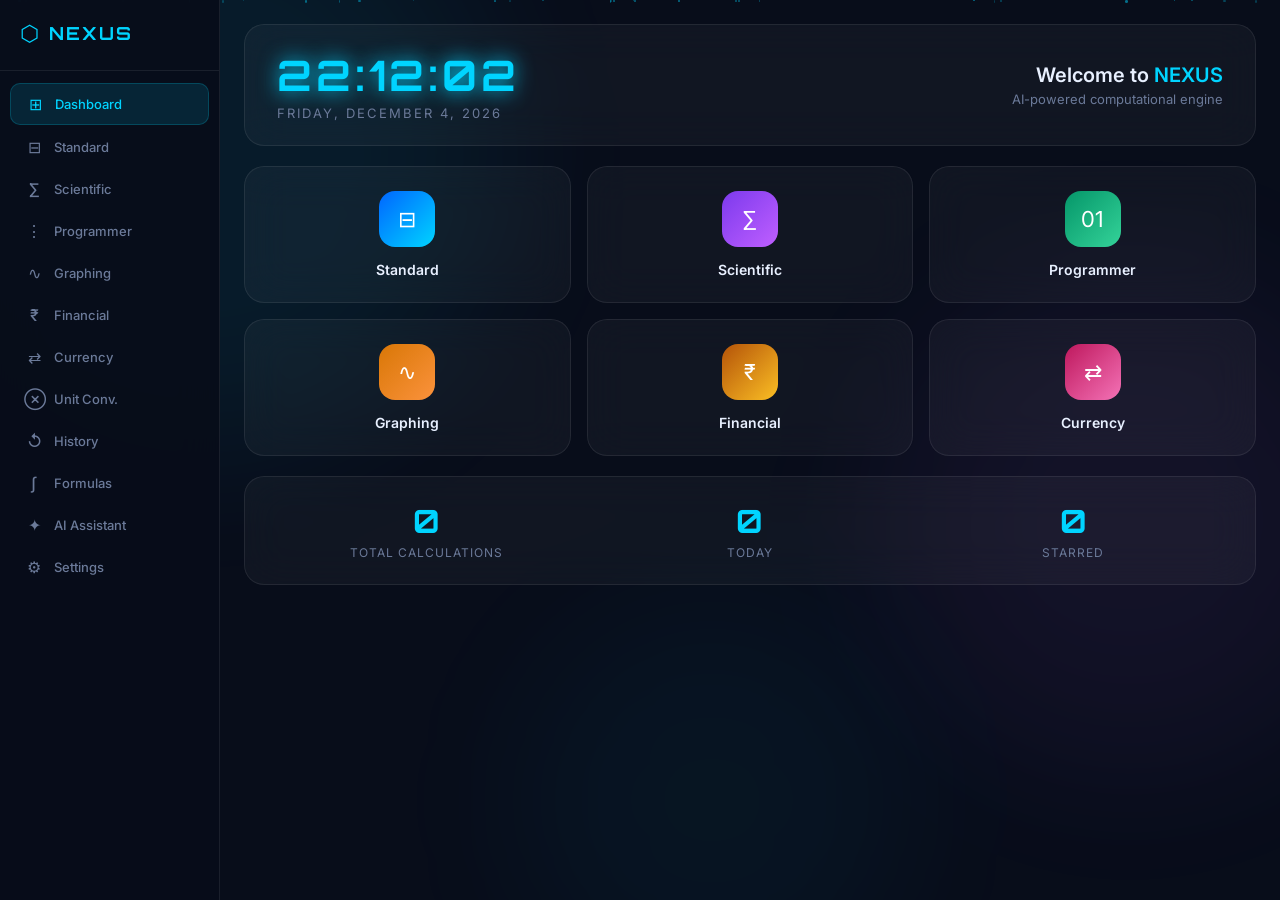
<file: 5. AI-Powered Calculator/index.html>
<!DOCTYPE html>
<html lang="en" data-theme="dark">

<head>
    <meta charset="UTF-8" />
    <meta name="viewport" content="width=device-width, initial-scale=1.0" />
    <title>NEXUS — AI Calculator</title>
    <meta name="description" content="World-class futuristic AI-powered calculator" />
    <link rel="preconnect" href="https://fonts.googleapis.com" />
    <link rel="preconnect" href="https://fonts.gstatic.com" crossorigin />
    <link
        href="https://fonts.googleapis.com/css2?family=Orbitron:wght@400;700;900&family=Inter:wght@300;400;500;600;700&family=JetBrains+Mono:wght@400;600;700&display=swap"
        rel="stylesheet" />
    <link rel="stylesheet" href="style.css" />
</head>

<body>
    <!-- Aurora Background -->
    <div id="aurora">
        <div class="blob b1"></div>
        <div class="blob b2"></div>
        <div class="blob b3"></div>
        <div class="particles" id="particles"></div>
    </div>

    <!-- Mouse Glow -->
    <div id="mouse-glow"></div>

    <!-- App Shell -->
    <div id="app">

        <!-- Sidebar -->
        <nav id="sidebar">
            <div class="sidebar-logo">
                <span class="logo-icon">⬡</span>
                <span class="logo-text">NEXUS</span>
            </div>
            <ul class="nav-list">
                <li class="nav-item active" data-page="dashboard">
                    <span class="nav-icon">⊞</span><span class="nav-label">Dashboard</span>
                </li>
                <li class="nav-item" data-page="standard">
                    <span class="nav-icon">⊟</span><span class="nav-label">Standard</span>
                </li>
                <li class="nav-item" data-page="scientific">
                    <span class="nav-icon">∑</span><span class="nav-label">Scientific</span>
                </li>
                <li class="nav-item" data-page="programmer">
                    <span class="nav-icon">⋮</span><span class="nav-label">Programmer</span>
                </li>
                <li class="nav-item" data-page="graphing">
                    <span class="nav-icon">∿</span><span class="nav-label">Graphing</span>
                </li>
                <li class="nav-item" data-page="financial">
                    <span class="nav-icon">₹</span><span class="nav-label">Financial</span>
                </li>
                <li class="nav-item" data-page="currency">
                    <span class="nav-icon">⇄</span><span class="nav-label">Currency</span>
                </li>
                <li class="nav-item" data-page="unit">
                    <span class="nav-icon">⊗</span><span class="nav-label">Unit Conv.</span>
                </li>
                <li class="nav-item" data-page="history">
                    <span class="nav-icon">↺</span><span class="nav-label">History</span>
                </li>
                <li class="nav-item" data-page="formulas">
                    <span class="nav-icon">∫</span><span class="nav-label">Formulas</span>
                </li>
                <li class="nav-item" data-page="ai">
                    <span class="nav-icon">✦</span><span class="nav-label">AI Assistant</span>
                </li>
                <li class="nav-item" data-page="settings">
                    <span class="nav-icon">⚙</span><span class="nav-label">Settings</span>
                </li>
            </ul>
        </nav>

        <!-- Main Content -->
        <main id="content">

            <!-- ── DASHBOARD ──────────────────────────────── -->
            <section id="page-dashboard" class="page active">
                <div class="page-header glass">
                    <div>
                        <h1 id="clock" class="clock">00:00:00</h1>
                        <p id="date-display" class="date-text"></p>
                    </div>
                    <div style="text-align:right">
                        <div class="welcome-text">Welcome to <span class="text-primary">NEXUS</span></div>
                        <div class="welcome-sub">AI-powered computational engine</div>
                    </div>
                </div>
                <div class="dash-grid">
                    <div class="dash-tile glass" data-goto="standard">
                        <div class="tile-icon" style="background:var(--grad-cyan)">⊟</div>
                        <div class="tile-label">Standard</div>
                    </div>
                    <div class="dash-tile glass" data-goto="scientific">
                        <div class="tile-icon" style="background:var(--grad-purple)">∑</div>
                        <div class="tile-label">Scientific</div>
                    </div>
                    <div class="dash-tile glass" data-goto="programmer">
                        <div class="tile-icon" style="background:var(--grad-green)">01</div>
                        <div class="tile-label">Programmer</div>
                    </div>
                    <div class="dash-tile glass" data-goto="graphing">
                        <div class="tile-icon" style="background:var(--grad-orange)">∿</div>
                        <div class="tile-label">Graphing</div>
                    </div>
                    <div class="dash-tile glass" data-goto="financial">
                        <div class="tile-icon" style="background:var(--grad-yellow)">₹</div>
                        <div class="tile-label">Financial</div>
                    </div>
                    <div class="dash-tile glass" data-goto="currency">
                        <div class="tile-icon" style="background:var(--grad-pink)">⇄</div>
                        <div class="tile-label">Currency</div>
                    </div>
                </div>
                <div class="glass dash-stats">
                    <div class="stat-item">
                        <div class="stat-val" id="stat-total">0</div>
                        <div class="stat-lbl">Total Calculations</div>
                    </div>
                    <div class="stat-item">
                        <div class="stat-val" id="stat-today">0</div>
                        <div class="stat-lbl">Today</div>
                    </div>
                    <div class="stat-item">
                        <div class="stat-val" id="stat-starred">0</div>
                        <div class="stat-lbl">Starred</div>
                    </div>
                </div>
            </section>

            <!-- ── STANDARD CALCULATOR ──────────────────── -->
            <section id="page-standard" class="page">
                <div class="calc-wrapper">
                    <div class="glass calc-card">
                        <div class="calc-display">
                            <div class="calc-expr" id="std-expr"></div>
                            <div class="calc-result" id="std-result">0</div>
                        </div>
                        <div class="calc-grid std-grid">
                            <button class="cbtn span2 fn-btn" data-action="clear">C</button>
                            <button class="cbtn fn-btn" data-action="sign">±</button>
                            <button class="cbtn op-btn" data-action="op" data-val="%">%</button>
                            <button class="cbtn fn-btn" data-action="backspace">⌫</button>
                            <button class="cbtn fn-btn" data-action="sqrt">√</button>
                            <button class="cbtn fn-btn" data-action="sq">x²</button>
                            <button class="cbtn fn-btn" data-action="inv">1/x</button>
                            <button class="cbtn op-btn" data-action="op" data-val="÷">÷</button>
                            <button class="cbtn num-btn" data-action="num" data-val="7">7</button>
                            <button class="cbtn num-btn" data-action="num" data-val="8">8</button>
                            <button class="cbtn num-btn" data-action="num" data-val="9">9</button>
                            <button class="cbtn op-btn" data-action="op" data-val="×">×</button>
                            <button class="cbtn num-btn" data-action="num" data-val="4">4</button>
                            <button class="cbtn num-btn" data-action="num" data-val="5">5</button>
                            <button class="cbtn num-btn" data-action="num" data-val="6">6</button>
                            <button class="cbtn op-btn" data-action="op" data-val="−">−</button>
                            <button class="cbtn num-btn" data-action="num" data-val="1">1</button>
                            <button class="cbtn num-btn" data-action="num" data-val="2">2</button>
                            <button class="cbtn num-btn" data-action="num" data-val="3">3</button>
                            <button class="cbtn op-btn" data-action="op" data-val="+">+</button>
                            <button class="cbtn num-btn" data-action="num" data-val="0">0</button>
                            <button class="cbtn num-btn" data-action="dot">.</button>
                            <button class="cbtn mem-btn" data-action="mem" data-val="MC">MC</button>
                            <button class="cbtn eq-btn span-none" data-action="equals">=</button>
                        </div>
                        <div class="mem-row">
                            <button class="mbtn" data-action="mem" data-val="MS">MS</button>
                            <button class="mbtn" data-action="mem" data-val="MR">MR</button>
                            <button class="mbtn" data-action="mem" data-val="M+">M+</button>
                            <button class="mbtn" data-action="mem" data-val="M-">M−</button>
                            <div class="mem-indicator" id="mem-indicator">M: <span id="mem-val">0</span></div>
                        </div>
                    </div>
                </div>
            </section>

            <!-- ── SCIENTIFIC CALCULATOR ──────────────────── -->
            <section id="page-scientific" class="page">
                <div class="calc-wrapper wide">
                    <div class="glass calc-card">
                        <div class="calc-display">
                            <div class="calc-expr" id="sci-expr"></div>
                            <div class="calc-result" id="sci-result">0</div>
                        </div>
                        <div class="deg-rad-toggle">
                            <button class="deg-btn active" id="deg-btn" onclick="setSciMode('deg')">DEG</button>
                            <button class="deg-btn" id="rad-btn" onclick="setSciMode('rad')">RAD</button>
                        </div>
                        <div class="calc-grid sci-grid">
                            <button class="cbtn fn-btn" data-sci="sin(">sin</button>
                            <button class="cbtn fn-btn" data-sci="cos(">cos</button>
                            <button class="cbtn fn-btn" data-sci="tan(">tan</button>
                            <button class="cbtn fn-btn" data-sci="asin(">sin⁻¹</button>
                            <button class="cbtn fn-btn" data-sci="acos(">cos⁻¹</button>
                            <button class="cbtn fn-btn" data-sci="atan(">tan⁻¹</button>
                            <button class="cbtn fn-btn" data-sci="log(">log</button>
                            <button class="cbtn fn-btn" data-sci="ln(">ln</button>
                            <button class="cbtn fn-btn" data-sci="sqrt(">√</button>
                            <button class="cbtn fn-btn" data-sci="cbrt(">∛</button>
                            <button class="cbtn fn-btn" data-sci="abs(">|x|</button>
                            <button class="cbtn fn-btn" data-sci="fact(">n!</button>
                            <button class="cbtn fn-btn" data-sci="PI">π</button>
                            <button class="cbtn fn-btn" data-sci="E">e</button>
                            <button class="cbtn fn-btn" data-sci="**2">x²</button>
                            <button class="cbtn fn-btn" data-sci="**3">x³</button>
                            <button class="cbtn fn-btn" data-sci="**(">xⁿ</button>
                            <button class="cbtn fn-btn" data-sci="(">( )</button>
                            <button class="cbtn fn-btn" data-sci="sinh(">sinh</button>
                            <button class="cbtn fn-btn" data-sci="cosh(">cosh</button>
                            <button class="cbtn fn-btn" data-sci="tanh(">tanh</button>
                            <button class="cbtn fn-btn sci-clear" data-action="sci-clear">C</button>
                            <button class="cbtn fn-btn" data-action="sci-back">⌫</button>
                            <button class="cbtn op-btn" data-sci="/">÷</button>
                            <button class="cbtn num-btn" data-sci="7">7</button>
                            <button class="cbtn num-btn" data-sci="8">8</button>
                            <button class="cbtn num-btn" data-sci="9">9</button>
                            <button class="cbtn op-btn" data-sci="*">×</button>
                            <button class="cbtn num-btn" data-sci="4">4</button>
                            <button class="cbtn num-btn" data-sci="5">5</button>
                            <button class="cbtn num-btn" data-sci="6">6</button>
                            <button class="cbtn op-btn" data-sci="-">−</button>
                            <button class="cbtn num-btn" data-sci="1">1</button>
                            <button class="cbtn num-btn" data-sci="2">2</button>
                            <button class="cbtn num-btn" data-sci="3">3</button>
                            <button class="cbtn op-btn" data-sci="+">+</button>
                            <button class="cbtn num-btn" data-sci="0">0</button>
                            <button class="cbtn num-btn" data-sci=".">.</button>
                            <button class="cbtn fn-btn" data-sci=")">)</button>
                            <button class="cbtn eq-btn" id="sci-eq">= </button>
                        </div>
                    </div>
                </div>
            </section>

            <!-- ── PROGRAMMER CALCULATOR ──────────────────── -->
            <section id="page-programmer" class="page">
                <div class="prog-wrapper glass">
                    <div class="prog-bases">
                        <div class="base-row"><span class="base-label">HEX</span><span class="base-val"
                                id="prog-hex">0</span></div>
                        <div class="base-row active"><span class="base-label">DEC</span><span class="base-val"
                                id="prog-dec">0</span></div>
                        <div class="base-row"><span class="base-label">OCT</span><span class="base-val"
                                id="prog-oct">0</span></div>
                        <div class="base-row"><span class="base-label">BIN</span><span class="base-val"
                                id="prog-bin">0</span></div>
                    </div>
                    <div class="prog-mode-row">
                        <button class="mode-btn active" data-base="10">DEC</button>
                        <button class="mode-btn" data-base="16">HEX</button>
                        <button class="mode-btn" data-base="8">OCT</button>
                        <button class="mode-btn" data-base="2">BIN</button>
                    </div>
                    <div class="calc-grid prog-grid">
                        <button class="cbtn fn-btn" data-prog="AND">AND</button>
                        <button class="cbtn fn-btn" data-prog="OR">OR</button>
                        <button class="cbtn fn-btn" data-prog="XOR">XOR</button>
                        <button class="cbtn fn-btn" data-prog="NOT">NOT</button>
                        <button class="cbtn fn-btn" data-prog="NAND">NAND</button>
                        <button class="cbtn fn-btn" data-prog="NOR">NOR</button>
                        <button class="cbtn fn-btn" data-prog="LSH">LSH</button>
                        <button class="cbtn fn-btn" data-prog="RSH">RSH</button>
                        <button class="cbtn hex-btn" data-prog="A">A</button>
                        <button class="cbtn hex-btn" data-prog="B">B</button>
                        <button class="cbtn hex-btn" data-prog="C">C</button>
                        <button class="cbtn fn-btn" data-action="prog-clear">C</button>
                        <button class="cbtn hex-btn" data-prog="D">D</button>
                        <button class="cbtn hex-btn" data-prog="E">E</button>
                        <button class="cbtn hex-btn" data-prog="F">F</button>
                        <button class="cbtn fn-btn" data-action="prog-back">⌫</button>
                        <button class="cbtn num-btn" data-prog="7">7</button>
                        <button class="cbtn num-btn" data-prog="8">8</button>
                        <button class="cbtn num-btn" data-prog="9">9</button>
                        <button class="cbtn op-btn" data-prog="/">÷</button>
                        <button class="cbtn num-btn" data-prog="4">4</button>
                        <button class="cbtn num-btn" data-prog="5">5</button>
                        <button class="cbtn num-btn" data-prog="6">6</button>
                        <button class="cbtn op-btn" data-prog="*">×</button>
                        <button class="cbtn num-btn" data-prog="1">1</button>
                        <button class="cbtn num-btn" data-prog="2">2</button>
                        <button class="cbtn num-btn" data-prog="3">3</button>
                        <button class="cbtn op-btn" data-prog="-">−</button>
                        <button class="cbtn num-btn" data-prog="0">0</button>
                        <button class="cbtn op-btn" data-prog="+">+</button>
                        <button class="cbtn eq-btn span2" data-action="prog-eq">=</button>
                    </div>
                </div>
            </section>

            <!-- ── GRAPHING CALCULATOR ──────────────────── -->
            <section id="page-graphing" class="page">
                <div class="graph-wrapper">
                    <div class="glass graph-controls">
                        <div class="eq-inputs" id="eq-inputs">
                            <div class="eq-row">
                                <span class="eq-color" style="background:#00d4ff"></span>
                                <span class="eq-prefix">f(x) =</span>
                                <input type="text" class="eq-input" id="eq1" placeholder="e.g. x^2 - 3"
                                    value="x^2 - 3" />
                            </div>
                            <div class="eq-row">
                                <span class="eq-color" style="background:#bf5fff"></span>
                                <span class="eq-prefix">g(x) =</span>
                                <input type="text" class="eq-input" id="eq2" placeholder="e.g. sin(x)*5" />
                            </div>
                            <div class="eq-row">
                                <span class="eq-color" style="background:#ff6b35"></span>
                                <span class="eq-prefix">h(x) =</span>
                                <input type="text" class="eq-input" id="eq3" placeholder="e.g. 2*x + 1" />
                            </div>
                        </div>
                        <div class="graph-btns">
                            <button class="gbtn" onclick="plotGraph()">Plot</button>
                            <button class="gbtn" onclick="resetGraph()">Reset</button>
                            <button class="gbtn" onclick="zoomGraph(1.2)">+</button>
                            <button class="gbtn" onclick="zoomGraph(0.8)">−</button>
                        </div>
                    </div>
                    <div class="graph-canvas-wrap glass">
                        <canvas id="graph-canvas"></canvas>
                        <div id="graph-coords" class="graph-coords"></div>
                    </div>
                </div>
            </section>

            <!-- ── FINANCIAL CALCULATORS ──────────────────── -->
            <section id="page-financial" class="page">
                <div class="fin-tabs glass">
                    <button class="ftab active" data-tab="emi">EMI</button>
                    <button class="ftab" data-tab="sip">SIP / SWP</button>
                    <button class="ftab" data-tab="gst">GST</button>
                    <button class="ftab" data-tab="compound">Compound Interest</button>
                </div>

                <!-- EMI -->
                <div id="fin-emi" class="fin-panel glass active">
                    <h2 class="fin-title" style="color:var(--yellow)">EMI Calculator</h2>
                    <div class="fin-grid">
                        <div class="fin-inputs">
                            <div class="fin-field">
                                <label>Loan Amount (₹)</label>
                                <input type="number" id="emi-p" value="1000000" class="fin-input" oninput="calcEMI()" />
                            </div>
                            <div class="fin-field">
                                <label>Annual Interest Rate (%)</label>
                                <input type="number" id="emi-r" value="8" step="0.1" class="fin-input"
                                    oninput="calcEMI()" />
                            </div>
                            <div class="fin-field">
                                <label>Loan Tenure (Years)</label>
                                <input type="number" id="emi-t" value="5" class="fin-input" oninput="calcEMI()" />
                            </div>
                        </div>
                        <div class="fin-results">
                            <div class="fin-result-main">
                                <div class="fin-result-label">Monthly EMI</div>
                                <div class="fin-result-val yellow" id="emi-result">₹0</div>
                            </div>
                            <div class="fin-result-grid">
                                <div class="fin-stat">
                                    <div class="fin-stat-l">Principal</div>
                                    <div class="fin-stat-v" id="emi-principal">₹0</div>
                                </div>
                                <div class="fin-stat">
                                    <div class="fin-stat-l">Total Interest</div>
                                    <div class="fin-stat-v" id="emi-interest">₹0</div>
                                </div>
                                <div class="fin-stat">
                                    <div class="fin-stat-l">Total Payment</div>
                                    <div class="fin-stat-v" id="emi-total">₹0</div>
                                </div>
                                <div class="fin-stat">
                                    <div class="fin-stat-l">Tenure</div>
                                    <div class="fin-stat-v" id="emi-tenure">0 months</div>
                                </div>
                            </div>
                        </div>
                    </div>
                    <div class="amort-table-wrap">
                        <h3 class="amort-title">Amortization (First 12 Months)</h3>
                        <table class="amort-table">
                            <thead>
                                <tr>
                                    <th>Month</th>
                                    <th>EMI</th>
                                    <th>Principal</th>
                                    <th>Interest</th>
                                    <th>Balance</th>
                                </tr>
                            </thead>
                            <tbody id="emi-amort"></tbody>
                        </table>
                    </div>
                </div>

                <!-- SIP -->
                <div id="fin-sip" class="fin-panel glass">
                    <h2 class="fin-title" style="color:var(--green)">SIP / SWP Calculator</h2>
                    <div class="sip-mode">
                        <button class="sip-mode-btn active" onclick="setSIPMode('sip',this)">SIP</button>
                        <button class="sip-mode-btn" onclick="setSIPMode('swp',this)">SWP</button>
                    </div>
                    <div id="sip-panel" class="fin-grid">
                        <div class="fin-inputs">
                            <div class="fin-field"><label>Monthly Investment (₹)</label><input type="number" id="sip-m"
                                    value="10000" class="fin-input" oninput="calcSIP()" /></div>
                            <div class="fin-field"><label>Expected Annual Return (%)</label><input type="number"
                                    id="sip-r" value="12" step="0.5" class="fin-input" oninput="calcSIP()" /></div>
                            <div class="fin-field"><label>Investment Period (Years)</label><input type="number"
                                    id="sip-y" value="10" class="fin-input" oninput="calcSIP()" /></div>
                        </div>
                        <div class="fin-results">
                            <div class="fin-result-main">
                                <div class="fin-result-label">Maturity Amount</div>
                                <div class="fin-result-val green" id="sip-result">₹0</div>
                            </div>
                            <div class="fin-result-grid">
                                <div class="fin-stat">
                                    <div class="fin-stat-l">Total Invested</div>
                                    <div class="fin-stat-v" id="sip-invested">₹0</div>
                                </div>
                                <div class="fin-stat">
                                    <div class="fin-stat-l">Estimated Gains</div>
                                    <div class="fin-stat-v" id="sip-gains">₹0</div>
                                </div>
                                <div class="fin-stat">
                                    <div class="fin-stat-l">Return %</div>
                                    <div class="fin-stat-v" id="sip-pct">0%</div>
                                </div>
                                <div class="fin-stat">
                                    <div class="fin-stat-l">Duration</div>
                                    <div class="fin-stat-v" id="sip-dur">0 months</div>
                                </div>
                            </div>
                        </div>
                    </div>
                    <div id="swp-panel" class="fin-grid" style="display:none">
                        <div class="fin-inputs">
                            <div class="fin-field"><label>Monthly Withdrawal (₹)</label><input type="number" id="swp-w"
                                    value="20000" class="fin-input" oninput="calcSWP()" /></div>
                            <div class="fin-field"><label>Expected Annual Return (%)</label><input type="number"
                                    id="swp-r" value="10" step="0.5" class="fin-input" oninput="calcSWP()" /></div>
                            <div class="fin-field"><label>Withdrawal Period (Years)</label><input type="number"
                                    id="swp-y" value="20" class="fin-input" oninput="calcSWP()" /></div>
                        </div>
                        <div class="fin-results">
                            <div class="fin-result-main">
                                <div class="fin-result-label">Required Corpus</div>
                                <div class="fin-result-val green" id="swp-result">₹0</div>
                            </div>
                            <div class="fin-result-grid">
                                <div class="fin-stat">
                                    <div class="fin-stat-l">Monthly Withdrawal</div>
                                    <div class="fin-stat-v" id="swp-monthly">₹0</div>
                                </div>
                                <div class="fin-stat">
                                    <div class="fin-stat-l">Total Withdrawn</div>
                                    <div class="fin-stat-v" id="swp-total">₹0</div>
                                </div>
                            </div>
                        </div>
                    </div>
                </div>

                <!-- GST -->
                <div id="fin-gst" class="fin-panel glass">
                    <h2 class="fin-title" style="color:var(--blue)">GST Calculator</h2>
                    <div class="gst-mode">
                        <button class="gst-mode-btn active" onclick="setGSTMode('excl',this)">GST Exclusive</button>
                        <button class="gst-mode-btn" onclick="setGSTMode('incl',this)">GST Inclusive</button>
                    </div>
                    <div class="fin-grid">
                        <div class="fin-inputs">
                            <div class="fin-field"><label id="gst-amount-lbl">Amount Before GST (₹)</label><input
                                    type="number" id="gst-amt" value="10000" class="fin-input" oninput="calcGST()" />
                            </div>
                            <div class="fin-field">
                                <label>GST Rate</label>
                                <div class="gst-rates">
                                    <button class="gst-rate-btn" onclick="setGSTRate(5,this)">5%</button>
                                    <button class="gst-rate-btn" onclick="setGSTRate(12,this)">12%</button>
                                    <button class="gst-rate-btn active" onclick="setGSTRate(18,this)">18%</button>
                                    <button class="gst-rate-btn" onclick="setGSTRate(28,this)">28%</button>
                                    <input type="number" id="gst-rate-custom" value="18"
                                        class="fin-input gst-custom-input" oninput="calcGST()" />
                                </div>
                            </div>
                        </div>
                        <div class="fin-results">
                            <div class="fin-result-main">
                                <div class="fin-result-label">Total Amount (with GST)</div>
                                <div class="fin-result-val blue" id="gst-total">₹0</div>
                            </div>
                            <div class="fin-result-grid">
                                <div class="fin-stat">
                                    <div class="fin-stat-l">Base Amount</div>
                                    <div class="fin-stat-v" id="gst-base">₹0</div>
                                </div>
                                <div class="fin-stat">
                                    <div class="fin-stat-l">GST Amount</div>
                                    <div class="fin-stat-v" id="gst-amt-result">₹0</div>
                                </div>
                                <div class="fin-stat">
                                    <div class="fin-stat-l">CGST</div>
                                    <div class="fin-stat-v" id="gst-cgst">₹0</div>
                                </div>
                                <div class="fin-stat">
                                    <div class="fin-stat-l">SGST</div>
                                    <div class="fin-stat-v" id="gst-sgst">₹0</div>
                                </div>
                            </div>
                        </div>
                    </div>
                </div>

                <!-- Compound Interest -->
                <div id="fin-compound" class="fin-panel glass">
                    <h2 class="fin-title" style="color:var(--purple)">Compound Interest Calculator</h2>
                    <div class="fin-grid">
                        <div class="fin-inputs">
                            <div class="fin-field"><label>Principal Amount (₹)</label><input type="number" id="ci-p"
                                    value="100000" class="fin-input" oninput="calcCI()" /></div>
                            <div class="fin-field"><label>Annual Rate (%)</label><input type="number" id="ci-r"
                                    value="10" step="0.5" class="fin-input" oninput="calcCI()" /></div>
                            <div class="fin-field"><label>Duration (Years)</label><input type="number" id="ci-t"
                                    value="10" class="fin-input" oninput="calcCI()" /></div>
                            <div class="fin-field">
                                <label>Compounding</label>
                                <select id="ci-n" class="fin-input" onchange="calcCI()">
                                    <option value="1">Annually</option>
                                    <option value="2">Semi-Annual</option>
                                    <option value="4">Quarterly</option>
                                    <option value="12" selected>Monthly</option>
                                    <option value="365">Daily</option>
                                </select>
                            </div>
                        </div>
                        <div class="fin-results">
                            <div class="fin-result-main">
                                <div class="fin-result-label">Future Value</div>
                                <div class="fin-result-val purple" id="ci-result">₹0</div>
                            </div>
                            <div class="fin-result-grid">
                                <div class="fin-stat">
                                    <div class="fin-stat-l">Principal</div>
                                    <div class="fin-stat-v" id="ci-principal">₹0</div>
                                </div>
                                <div class="fin-stat">
                                    <div class="fin-stat-l">Interest Earned</div>
                                    <div class="fin-stat-v" id="ci-interest">₹0</div>
                                </div>
                                <div class="fin-stat">
                                    <div class="fin-stat-l">Growth</div>
                                    <div class="fin-stat-v" id="ci-growth">0%</div>
                                </div>
                                <div class="fin-stat">
                                    <div class="fin-stat-l">Effective Rate</div>
                                    <div class="fin-stat-v" id="ci-eff-rate">0%</div>
                                </div>
                            </div>
                            <div class="ci-yearly" id="ci-yearly"></div>
                        </div>
                    </div>
                </div>
            </section>

            <!-- ── CURRENCY CONVERTER ──────────────────── -->
            <section id="page-currency" class="page">
                <div class="glass currency-card">
                    <h2 class="page-title">Currency Converter</h2>
                    <p class="currency-note">Indicative rates · Updated snapshot</p>
                    <div class="currency-row">
                        <div class="currency-side">
                            <input type="number" id="cur-from-val" value="1" class="cur-input"
                                oninput="convertCurrency()" />
                            <select id="cur-from" class="cur-select" onchange="convertCurrency()"></select>
                        </div>
                        <button class="swap-btn" onclick="swapCurrency()">⇄</button>
                        <div class="currency-side">
                            <input type="number" id="cur-to-val" class="cur-input" readonly />
                            <select id="cur-to" class="cur-select" onchange="convertCurrency()"></select>
                        </div>
                    </div>
                    <div class="cur-rate-display" id="cur-rate-display"></div>
                    <div class="cur-grid" id="cur-grid"></div>
                </div>
            </section>

            <!-- ── UNIT CONVERTER ──────────────────── -->
            <section id="page-unit" class="page">
                <div class="glass unit-card">
                    <h2 class="page-title">Unit Converter</h2>
                    <div class="unit-cats" id="unit-cats"></div>
                    <div class="unit-row">
                        <div class="unit-side">
                            <input type="number" id="unit-from-val" value="1" class="cur-input"
                                oninput="convertUnit()" />
                            <select id="unit-from" class="cur-select" onchange="convertUnit()"></select>
                        </div>
                        <button class="swap-btn" onclick="swapUnit()">⇄</button>
                        <div class="unit-side">
                            <input type="number" id="unit-to-val" class="cur-input" readonly />
                            <select id="unit-to" class="cur-select" onchange="convertUnit()"></select>
                        </div>
                    </div>
                    <div class="unit-result-text" id="unit-result-text"></div>
                </div>
            </section>

            <!-- ── HISTORY ──────────────────── -->
            <section id="page-history" class="page">
                <div class="glass hist-toolbar">
                    <div class="hist-search-wrap">
                        <span class="search-icon">⌕</span>
                        <input type="text" id="hist-search" placeholder="Search calculations..." class="hist-search"
                            oninput="renderHistory()" />
                    </div>
                    <div class="hist-filters" id="hist-filters">
                        <button class="hfilt active" data-filter="all" onclick="setHistFilter('all',this)">All</button>
                        <button class="hfilt" data-filter="starred"
                            onclick="setHistFilter('starred',this)">Starred</button>
                        <button class="hfilt" data-filter="standard"
                            onclick="setHistFilter('standard',this)">Standard</button>
                        <button class="hfilt" data-filter="scientific"
                            onclick="setHistFilter('scientific',this)">Scientific</button>
                    </div>
                    <div class="hist-actions">
                        <button class="hbtn" onclick="exportHistoryCSV()">Export CSV</button>
                        <button class="hbtn danger" onclick="clearHistory()">Clear All</button>
                    </div>
                </div>
                <div class="glass hist-list-wrap">
                    <div id="hist-list" class="hist-list"></div>
                </div>
            </section>

            <!-- ── FORMULA LIBRARY ──────────────────── -->
            <section id="page-formulas" class="page">
                <div class="glass formula-toolbar">
                    <div class="hist-search-wrap">
                        <span class="search-icon">⌕</span>
                        <input type="text" id="formula-search" placeholder="Search formulas..." class="hist-search"
                            oninput="renderFormulas()" />
                    </div>
                    <div class="hist-filters" id="formula-cats"></div>
                </div>
                <div class="formula-count" id="formula-count"></div>
                <div id="formula-grid" class="formula-grid"></div>
            </section>

            <!-- ── AI ASSISTANT ──────────────────── -->
            <section id="page-ai" class="page">
                <div class="glass ai-wrapper">
                    <div class="ai-header">
                        <span class="ai-icon">✦</span>
                        <h2>AI Assistant</h2>
                        <span class="ai-sub">Natural language calculator</span>
                    </div>
                    <div id="ai-messages" class="ai-messages">
                        <div class="ai-msg bot">
                            <div class="ai-avatar">✦</div>
                            <div class="ai-bubble">
                                Hello! I'm your AI calculator assistant. Ask me anything like:<br>
                                <em>"What is 15% of 8500?"</em><br>
                                <em>"Calculate EMI for 5 lakh at 9%"</em><br>
                                <em>"What is the factorial of 8?"</em><br>
                                <em>"Solve 245 × 32 step by step"</em>
                            </div>
                        </div>
                    </div>
                    <div class="ai-input-row">
                        <input type="text" id="ai-input" class="ai-input" placeholder="Ask me a calculation..."
                            onkeydown="if(event.key==='Enter')sendAI()" />
                        <button class="ai-send-btn" onclick="sendAI()">Send</button>
                    </div>
                </div>
            </section>

            <!-- ── SETTINGS ──────────────────── -->
            <section id="page-settings" class="page">
                <div class="glass settings-card">
                    <h2 class="page-title">Settings & Customization</h2>

                    <div class="setting-section">
                        <h3 class="setting-heading">Theme</h3>
                        <div class="theme-grid" id="theme-grid">
                            <button class="theme-swatch active" data-theme="dark" onclick="setTheme('dark',this)">
                                <div class="swatch-preview" style="background:linear-gradient(135deg,#0a0e1a,#1a2035)">
                                </div>
                                <span>Dark</span>
                            </button>
                            <button class="theme-swatch" data-theme="light" onclick="setTheme('light',this)">
                                <div class="swatch-preview" style="background:linear-gradient(135deg,#f0f4ff,#e8ecf8)">
                                </div>
                                <span>Light</span>
                            </button>
                            <button class="theme-swatch" data-theme="amoled" onclick="setTheme('amoled',this)">
                                <div class="swatch-preview" style="background:linear-gradient(135deg,#000,#0a0a0a)">
                                </div>
                                <span>AMOLED</span>
                            </button>
                            <button class="theme-swatch" data-theme="cyberpunk" onclick="setTheme('cyberpunk',this)">
                                <div class="swatch-preview" style="background:linear-gradient(135deg,#0d0221,#130a2a)">
                                </div>
                                <span>Cyberpunk</span>
                            </button>
                            <button class="theme-swatch" data-theme="neon" onclick="setTheme('neon',this)">
                                <div class="swatch-preview" style="background:linear-gradient(135deg,#050510,#0a0520)">
                                </div>
                                <span>Neon</span>
                            </button>
                            <button class="theme-swatch" data-theme="ocean" onclick="setTheme('ocean',this)">
                                <div class="swatch-preview" style="background:linear-gradient(135deg,#020f1e,#051428)">
                                </div>
                                <span>Ocean</span>
                            </button>
                            <button class="theme-swatch" data-theme="sunset" onclick="setTheme('sunset',this)">
                                <div class="swatch-preview" style="background:linear-gradient(135deg,#1a0a05,#2a1008)">
                                </div>
                                <span>Sunset</span>
                            </button>
                            <button class="theme-swatch" data-theme="ai-future" onclick="setTheme('ai-future',this)">
                                <div class="swatch-preview" style="background:linear-gradient(135deg,#0d0d0d,#1a1a2e)">
                                </div>
                                <span>AI Future</span>
                            </button>
                        </div>
                    </div>

                    <div class="setting-section">
                        <h3 class="setting-heading">Sound</h3>
                        <label class="toggle-row">
                            <span>Button Click Sounds</span>
                            <div class="toggle" id="sound-toggle" onclick="toggleSound(this)">
                                <div class="toggle-thumb"></div>
                            </div>
                        </label>
                    </div>

                    <div class="setting-section">
                        <h3 class="setting-heading">Keyboard Shortcuts</h3>
                        <div class="shortcuts-grid">
                            <div class="shortcut"><kbd>0–9</kbd><span>Numbers</span></div>
                            <div class="shortcut"><kbd>+ − * /</kbd><span>Operators</span></div>
                            <div class="shortcut"><kbd>Enter</kbd><span>Calculate</span></div>
                            <div class="shortcut"><kbd>Backspace</kbd><span>Delete</span></div>
                            <div class="shortcut"><kbd>Escape</kbd><span>Clear</span></div>
                            <div class="shortcut"><kbd>.</kbd><span>Decimal</span></div>
                        </div>
                    </div>
                </div>
            </section>

        </main>
    </div>

    <script src="script.js"></script>
</body>

</html>
</file>
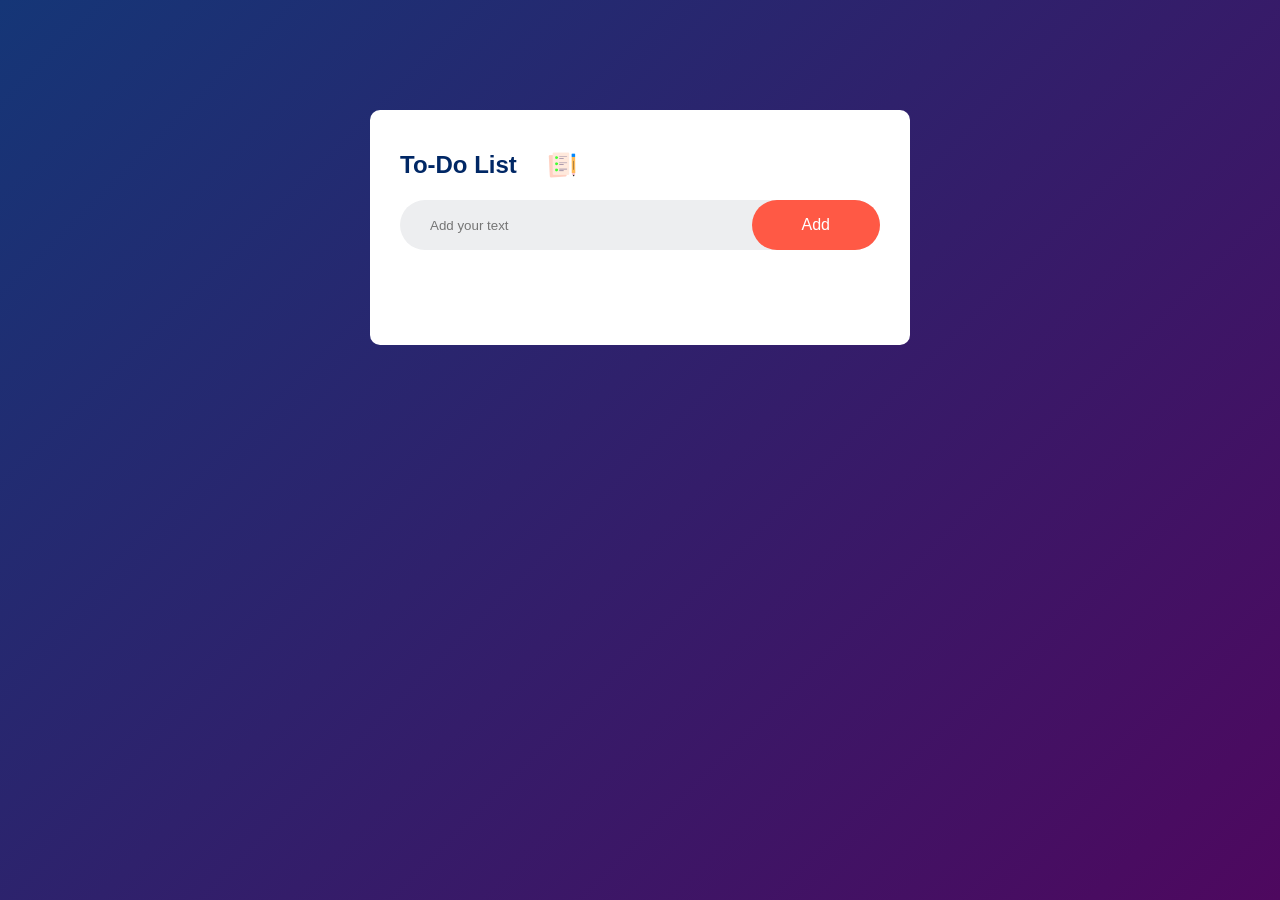
<file: 6. To-Do List/index.html>
<!DOCTYPE html>
<html lang="en">
<head>
    <meta name="viewport" content="width=device-width, initial-scale=1.0">
    <title>TO-Do List App - Codinggyan441</title>
    <link rel="stylesheet" href="style.css">
</head>
<body>
    <div class="container">
        <div class="todo-app">
            <h2>To-Do List <img src="images/icon.png"></h2>
            <div class="row">
                <input type="text" id="input-box" placeholder="Add your text">
                <button onclick="addTask()">Add</button>
            </div>
            <ul id="list-container">
                <!-- <li class="checked">Task 1</li>
                <li>Task 2</li>
                <li>Task 3</li> -->
            </ul>
        </div>
    </div>
<script src="script.js"></script>
</body>
</html>
</file>
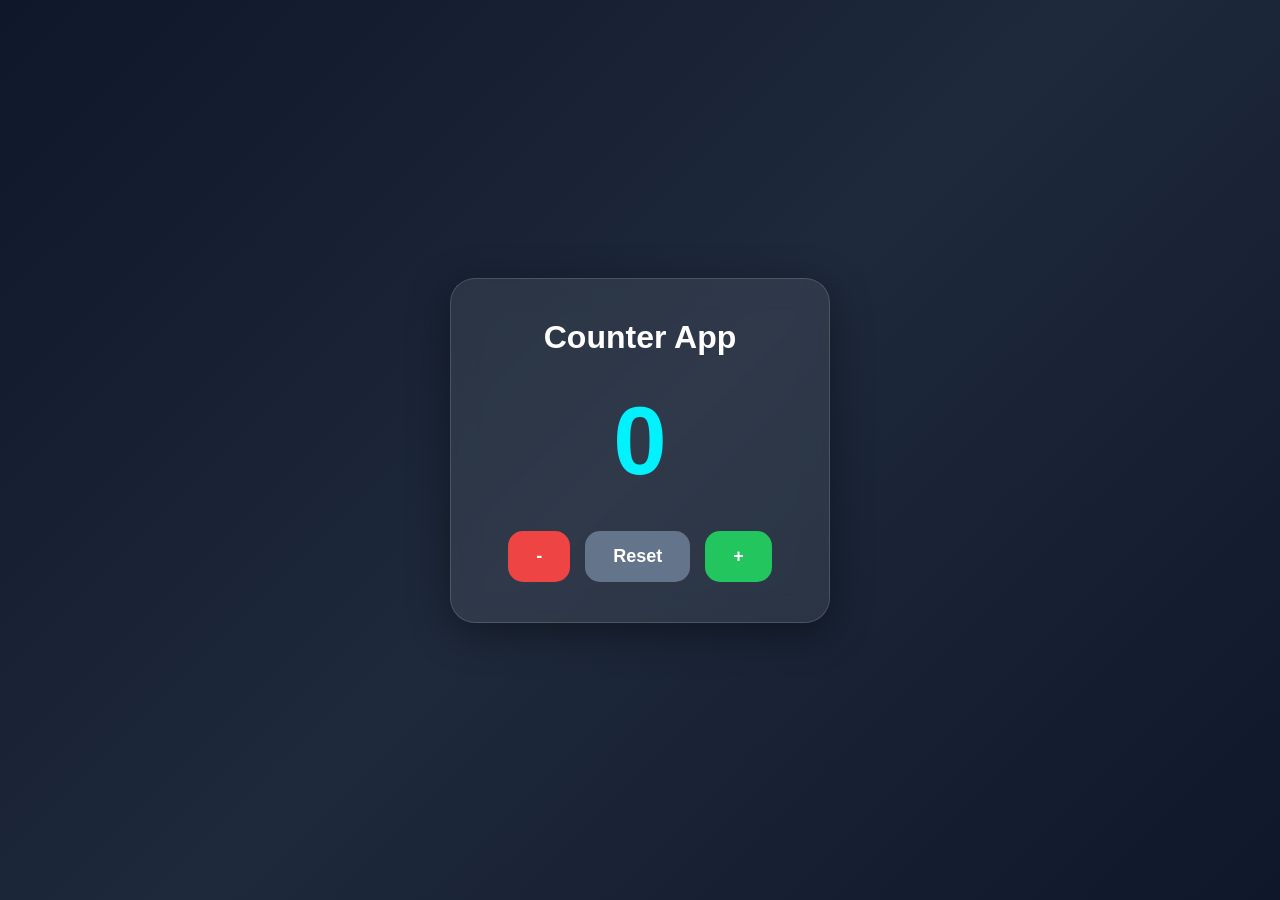
<file: 7. Counter App/index.html>
<!DOCTYPE html>
<html lang="en">
<head>

<meta charset="UTF-8">
<meta name="viewport" content="width=device-width, initial-scale=1.0">

<title>Counter App</title>

<link rel="stylesheet" href="style.css">

</head>

<body>

<div class="container">

    <h1>Counter App</h1>

    <div id="counter">0</div>

    <div class="buttons">

        <button id="decrease">
            -
        </button>

        <button id="reset">
            Reset
        </button>

        <button id="increase">
            +
        </button>

    </div>

</div>

<script src="script.js"></script>

</body>
</html>
</file>
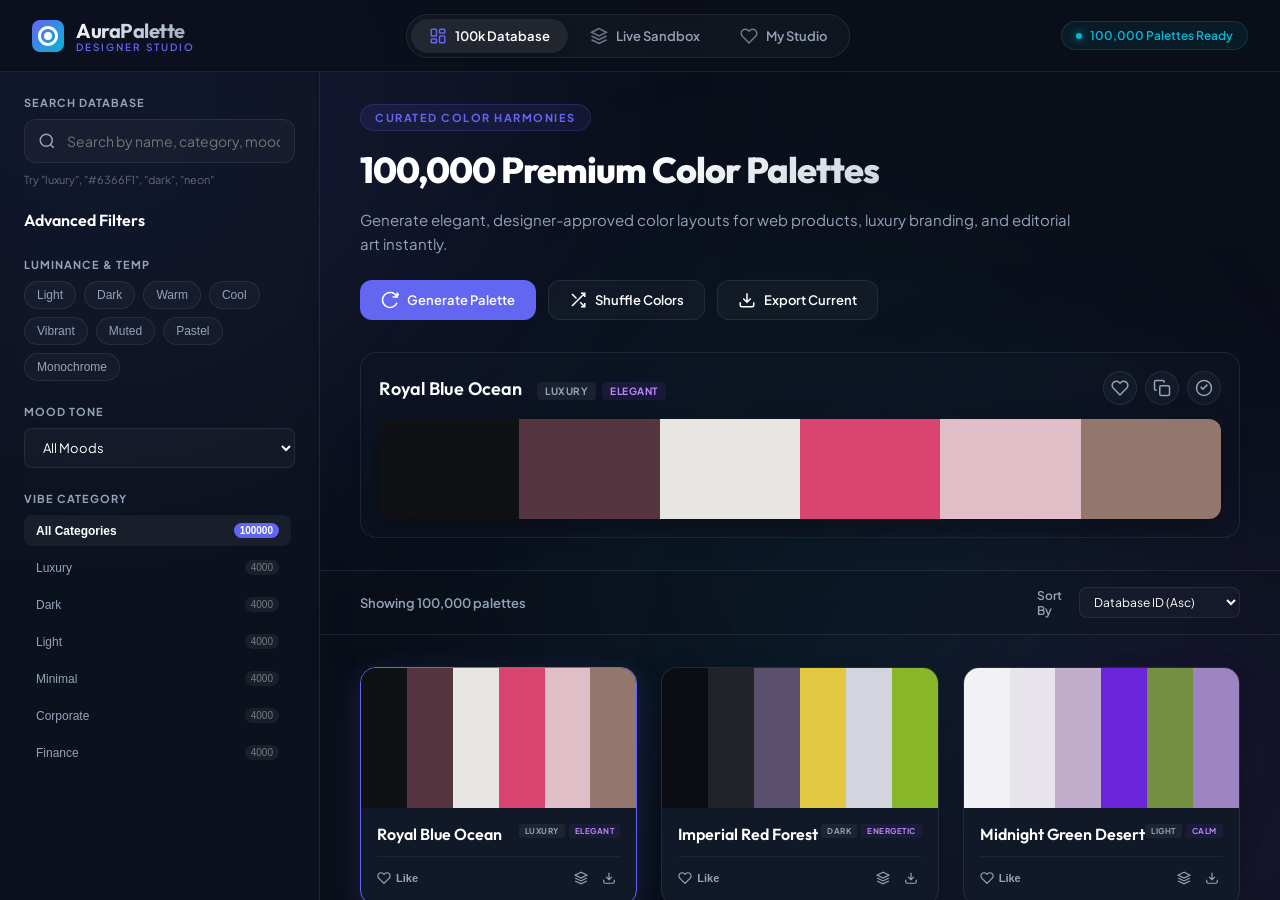
<file: 8. Color Pallate Generator/index.html>
<!DOCTYPE html>
<html lang="en">
<head>
  <meta charset="UTF-8">
  <meta name="viewport" content="width=device-width, initial-scale=1.0">
  <title>AuraPalette | 100,000 Premium Color Palettes Database & Generator</title>
  <meta name="description" content="Generate elegant, designer-approved palettes instantly. Features a local database of 100,000 premium curated palettes, color conversions, accessibility scores, and live preview dashboard.">
  
  <!-- Premium Typography -->
  <link rel="preconnect" href="https://fonts.googleapis.com">
  <link rel="preconnect" href="https://fonts.gstatic.com" crossorigin>
  <link href="https://fonts.googleapis.com/css2?family=Outfit:wght@300;400;500;600;700;800&family=Plus+Jakarta+Sans:wght@300;400;500;600;700&display=swap" rel="stylesheet">
  
  <link rel="stylesheet" href="style.css">
</head>
<body>

  <!-- Premium Canvas/Background Glow Effect -->
  <div class="bg-glow bg-glow-1"></div>
  <div class="bg-glow bg-glow-2"></div>
  <div class="bg-glow bg-glow-3"></div>

  <div class="app-container">
    <!-- Top Navigation Header -->
    <header class="app-header">
      <div class="header-logo">
        <svg width="32" height="32" viewBox="0 0 32 32" fill="none" xmlns="http://www.w3.org/2000/svg">
          <rect width="32" height="32" rx="8" fill="url(#logoGradient)"/>
          <path d="M16 6C10.48 6 6 10.48 6 16C6 21.52 10.48 26 16 26C21.52 26 26 21.52 26 16C26 10.48 21.52 6 16 6ZM16 23C12.13 23 9 19.87 9 16C9 12.13 12.13 9 16 9C19.87 9 23 12.13 23 16C23 19.87 19.87 23 16 23Z" fill="white"/>
          <circle cx="16" cy="16" r="4" fill="white"/>
          <defs>
            <linearGradient id="logoGradient" x1="0" y1="0" x2="32" y2="32" gradientUnits="userSpaceOnUse">
              <stop stop-color="#6366F1"/>
              <stop offset="1" stop-color="#06B6D4"/>
            </linearGradient>
          </defs>
        </svg>
        <div class="logo-text">
          <h1>AuraPalette</h1>
          <span>DESIGNER STUDIO</span>
        </div>
      </div>

      <nav class="header-nav">
        <button id="nav-btn-explorer" class="nav-link active" onclick="switchTab('explorer')">
          <svg width="18" height="18" viewBox="0 0 24 24" fill="none" stroke="currentColor" stroke-width="2"><rect x="3" y="3" width="7" height="9" rx="1"/><rect x="14" y="3" width="7" height="5" rx="1"/><rect x="14" y="12" width="7" height="9" rx="1"/><rect x="3" y="16" width="7" height="5" rx="1"/></svg>
          100k Database
        </button>
        <button id="nav-btn-sandbox" class="nav-link" onclick="switchTab('sandbox')">
          <svg width="18" height="18" viewBox="0 0 24 24" fill="none" stroke="currentColor" stroke-width="2"><path d="M12 2L2 7l10 5 10-5-10-5zM2 17l10 5 10-5M2 12l10 5 10-5"/></svg>
          Live Sandbox
        </button>
        <button id="nav-btn-studio" class="nav-link" onclick="switchTab('studio')">
          <svg width="18" height="18" viewBox="0 0 24 24" fill="none" stroke="currentColor" stroke-width="2"><path d="M20.84 4.61a5.5 5.5 0 0 0-7.78 0L12 5.67l-1.06-1.06a5.5 5.5 0 0 0-7.78 7.78l1.06 1.06L12 21.23l7.78-7.78 1.06-1.06a5.5 5.5 0 0 0 0-7.78z"/></svg>
          My Studio
        </button>
      </nav>

      <div class="header-stats">
        <div class="stat-badge">
          <span class="stat-dot"></span>
          <span id="stat-count">100,000 Palettes Ready</span>
        </div>
      </div>
    </header>

    <!-- Main Workspace Area -->
    <main class="app-workspace">
      
      <!-- TAB 1: Palette Explorer -->
      <section id="tab-explorer" class="tab-pane active">
        <!-- Sidebar filters + search -->
        <aside class="sidebar-filters">
          <div class="sidebar-block search-block">
            <label for="search-input">Search Database</label>
            <div class="search-wrapper">
              <svg class="search-icon" width="18" height="18" viewBox="0 0 24 24" fill="none" stroke="currentColor" stroke-width="2"><circle cx="11" cy="11" r="8"/><line x1="21" y1="21" x2="16.65" y2="16.65"/></svg>
              <input type="text" id="search-input" placeholder="Search by name, category, mood, HEX..." autocomplete="off">
              <button id="clear-search" class="clear-btn" style="display: none;">&times;</button>
            </div>
            <span class="search-hint">Try "luxury", "#6366F1", "dark", "neon"</span>
          </div>

          <div class="sidebar-block filter-section">
            <h3 class="filter-title">Advanced Filters</h3>
            
            <div class="filter-group">
              <label>Luminance & Temp</label>
              <div class="filter-tags">
                <button class="filter-tag" data-filter="Light">Light</button>
                <button class="filter-tag" data-filter="Dark">Dark</button>
                <button class="filter-tag" data-filter="Warm">Warm</button>
                <button class="filter-tag" data-filter="Cool">Cool</button>
                <button class="filter-tag" data-filter="Vibrant">Vibrant</button>
                <button class="filter-tag" data-filter="Muted">Muted</button>
                <button class="filter-tag" data-filter="Pastel">Pastel</button>
                <button class="filter-tag" data-filter="Monochrome">Monochrome</button>
              </div>
            </div>

            <div class="filter-group">
              <label>Mood Tone</label>
              <select id="mood-select" class="premium-select">
                <option value="All">All Moods</option>
                <!-- populated by JS -->
              </select>
            </div>

            <div class="filter-group">
              <label>Vibe Category</label>
              <div class="category-list" id="category-filter-list">
                <!-- populated by JS -->
              </div>
            </div>
          </div>
        </aside>

        <!-- Main Palette Browser Area -->
        <div class="explorer-content">
          <!-- Hero Section inside explorer -->
          <div class="hero-section">
            <div class="hero-badge">Curated Color Harmonies</div>
            <h2 class="hero-title">100,000 Premium Color Palettes</h2>
            <p class="hero-subtitle">Generate elegant, designer-approved color layouts for web products, luxury branding, and editorial art instantly.</p>
            
            <div class="hero-actions">
              <button id="btn-generate-random" class="btn btn-primary btn-glow-hover">
                <svg width="18" height="18" viewBox="0 0 24 24" fill="none" stroke="currentColor" stroke-width="2"><path d="M21.5 2v6h-6M21.34 15.57a10 10 0 1 1-.57-8.38l5.67-5.67"/></svg>
                Generate Palette
              </button>
              <button id="btn-shuffle-current" class="btn btn-secondary">
                <svg width="18" height="18" viewBox="0 0 24 24" fill="none" stroke="currentColor" stroke-width="2"><path d="M16 3h5v5M4 20L21 3M21 16v5h-5M15 15l6 6M10 10l-6-6"/></svg>
                Shuffle Colors
              </button>
              <button id="btn-quick-export" class="btn btn-secondary" onclick="openExportModalCurrent()">
                <svg width="18" height="18" viewBox="0 0 24 24" fill="none" stroke="currentColor" stroke-width="2"><path d="M21 15v4a2 2 0 0 1-2 2H5a2 2 0 0 1-2-2v-4M7 10l5 5 5-5M12 15V3"/></svg>
                Export Current
              </button>
            </div>

            <!-- Current Active Palette Control Strip -->
            <div class="active-palette-strip-card glass-panel" id="active-strip">
              <div class="strip-header">
                <div class="strip-info">
                  <h4 id="active-palette-name">Generating...</h4>
                  <div class="strip-badges">
                    <span id="active-palette-cat" class="badge">Luxury</span>
                    <span id="active-palette-mood" class="badge badge-accent">Elegant</span>
                  </div>
                </div>
                <div class="strip-actions">
                  <button class="strip-btn" id="strip-btn-fav" title="Favorite Current">
                    <svg width="18" height="18" viewBox="0 0 24 24" fill="none" stroke="currentColor" stroke-width="2"><path d="M20.84 4.61a5.5 5.5 0 0 0-7.78 0L12 5.67l-1.06-1.06a5.5 5.5 0 0 0-7.78 7.78l1.06 1.06L12 21.23l7.78-7.78 1.06-1.06a5.5 5.5 0 0 0 0-7.78z"/></svg>
                  </button>
                  <button class="strip-btn" id="strip-btn-copy-all" title="Copy Palette Array">
                    <svg width="18" height="18" viewBox="0 0 24 24" fill="none" stroke="currentColor" stroke-width="2"><rect x="9" y="9" width="13" height="13" rx="2" ry="2"/><path d="M5 15H4a2 2 0 0 1-2-2V4a2 2 0 0 1 2-2h9a2 2 0 0 1 2 2v1"/></svg>
                  </button>
                  <button class="strip-btn" id="strip-btn-apply" title="Apply to Sandbox">
                    <svg width="18" height="18" viewBox="0 0 24 24" fill="none" stroke="currentColor" stroke-width="2"><path d="M12 22c5.523 0 10-4.477 10-10S17.523 2 12 2 2 6.477 2 12s4.477 10 10 10z"/><path d="M7.5 10.5L10.5 13.5 16.5 7.5"/></svg>
                  </button>
                </div>
              </div>

              <div class="strip-color-grid" id="active-color-blocks">
                <!-- populated by JS -->
              </div>
            </div>
          </div>

          <!-- Browser Controls (sorting, results count) -->
          <div class="browser-header">
            <span class="results-count" id="results-count">Showing 100,000 palettes</span>
            <div class="browser-sort-controls">
              <label for="sort-select">Sort By</label>
              <select id="sort-select" class="premium-select select-sm">
                <option value="id-asc">Database ID (Asc)</option>
                <option value="id-desc">Database ID (Desc)</option>
                <option value="name-asc">A-Z</option>
              </select>
            </div>
          </div>

          <!-- Infinite / Virtual scroll container -->
          <div class="virtual-scroll-viewport" id="virtual-viewport">
            <div class="virtual-scroll-runway" id="virtual-runway"></div>
            <div class="virtual-scroll-content" id="virtual-content">
              <!-- Cards dynamically inserted here -->
            </div>
          </div>
        </div>
      </section>

      <!-- TAB 2: Live Preview Sandbox -->
      <section id="tab-sandbox" class="tab-pane">
        <div class="sandbox-layout">
          <!-- Sandbox Sidebar Controls -->
          <div class="sandbox-sidebar glass-panel">
            <h3 class="sandbox-panel-title">Component Canvas</h3>
            <p class="sandbox-panel-subtitle">Select a palette from the Explorer or randomize here to preview theme matching across web designs.</p>
            
            <div class="sandbox-palette-preview">
              <label>Current Canvas Colors</label>
              <div class="sandbox-current-blocks" id="sandbox-current-blocks">
                <!-- current palette color pills -->
              </div>
              <div class="sandbox-actions-row">
                <button id="sandbox-btn-rand" class="btn btn-secondary btn-sm">Randomize</button>
                <button id="sandbox-btn-lock" class="btn btn-secondary btn-sm" onclick="openExportModalCurrent()">Export Code</button>
              </div>
            </div>

            <div class="preview-theme-selector">
              <label>Layout Color Mapping</label>
              <div class="mapping-list">
                <div class="mapping-item">
                  <span>Background</span>
                  <select id="map-bg" class="premium-select select-sm map-selector"></select>
                </div>
                <div class="mapping-item">
                  <span>Surface / Card</span>
                  <select id="map-surface" class="premium-select select-sm map-selector"></select>
                </div>
                <div class="mapping-item">
                  <span>Primary Brand</span>
                  <select id="map-primary" class="premium-select select-sm map-selector"></select>
                </div>
                <div class="mapping-item">
                  <span>Secondary Color</span>
                  <select id="map-secondary" class="premium-select select-sm map-selector"></select>
                </div>
                <div class="mapping-item">
                  <span>Accent/Glow</span>
                  <select id="map-accent" class="premium-select select-sm map-selector"></select>
                </div>
                <div class="mapping-item">
                  <span>Text Color</span>
                  <select id="map-text" class="premium-select select-sm map-selector"></select>
                </div>
              </div>
              <button class="btn btn-secondary btn-sm btn-full" onclick="resetDefaultMapping()">Reset Mapping</button>
            </div>
          </div>

          <!-- Interactive Dashboard Mockup Canvas -->
          <div class="sandbox-canvas" id="sandbox-mockup-wrapper">
            <!-- Simulated Browser UI Frame -->
            <div class="mockup-browser-frame">
              <div class="browser-header-bar">
                <div class="browser-dots">
                  <span class="dot-red"></span>
                  <span class="dot-yellow"></span>
                  <span class="dot-green"></span>
                </div>
                <div class="browser-address">https://auraproductions.dev/dashboard</div>
              </div>

              <!-- Main Mockup Viewport -->
              <div class="mockup-content-viewport" id="mockup-viewport">
                
                <!-- Mockup Sidebar Nav -->
                <aside class="mockup-sidebar">
                  <div class="mockup-logo">
                    <span class="mockup-logo-icon"></span>
                    <span class="mockup-logo-text">Enterprise.ai</span>
                  </div>
                  <nav class="mockup-side-menu">
                    <a href="#" class="menu-item active">
                      <svg width="16" height="16" viewBox="0 0 24 24" fill="none" stroke="currentColor" stroke-width="2"><rect x="3" y="3" width="7" height="9" rx="1"/><rect x="14" y="3" width="7" height="5" rx="1"/><rect x="14" y="12" width="7" height="9" rx="1"/><rect x="3" y="16" width="7" height="5" rx="1"/></svg>
                      Overview
                    </a>
                    <a href="#" class="menu-item">
                      <svg width="16" height="16" viewBox="0 0 24 24" fill="none" stroke="currentColor" stroke-width="2"><path d="M12 20V10M18 20V4M6 20v-4"/></svg>
                      Analytics
                    </a>
                    <a href="#" class="menu-item">
                      <svg width="16" height="16" viewBox="0 0 24 24" fill="none" stroke="currentColor" stroke-width="2"><rect x="2" y="5" width="20" height="14" rx="2" ry="2"/><line x1="2" y1="10" x2="22" y2="10"/></svg>
                      Billing
                    </a>
                    <a href="#" class="menu-item">
                      <svg width="16" height="16" viewBox="0 0 24 24" fill="none" stroke="currentColor" stroke-width="2"><circle cx="12" cy="12" r="3"/><path d="M19.4 15a1.65 1.65 0 0 0 .33 1.82l.06.06a2 2 0 1 1-2.83 2.83l-.06-.06a1.65 1.65 0 0 0-1.82-.33 1.65 1.65 0 0 0-1 1.51V21a2 2 0 0 1-4 0v-.09A1.65 1.65 0 0 0 9 19.4a1.65 1.65 0 0 0-1.82.33l-.06.06a2 2 0 1 1-2.83-2.83l.06-.06a1.65 1.65 0 0 0 .33-1.82 1.65 1.65 0 0 0-1.51-1H3a2 2 0 0 1 0-4h.09A1.65 1.65 0 0 0 4.6 9a1.65 1.65 0 0 0-.33-1.82l-.06-.06a2 2 0 1 1 2.83-2.83l.06.06a1.65 1.65 0 0 0 1.82.33H9a1.65 1.65 0 0 0 1-1.51V3a2 2 0 0 1 4 0v.09a1.65 1.65 0 0 0 1 1.51 1.65 1.65 0 0 0 1.82-.33l.06-.06a2 2 0 1 1 2.83 2.83l-.06.06a1.65 1.65 0 0 0-.33 1.82V9a1.65 1.65 0 0 0 1.51 1H21a2 2 0 0 1 0 4h-.09a1.65 1.65 0 0 0-1.51 1z"/></svg>
                      Settings
                    </a>
                  </nav>
                  
                  <div class="mockup-profile">
                    <div class="avatar">SA</div>
                    <div class="profile-info">
                      <span class="user-name">Smit Ahir</span>
                      <span class="user-role">Administrator</span>
                    </div>
                  </div>
                </aside>

                <!-- Mockup Main Workspace -->
                <div class="mockup-workspace-content">
                  <!-- Mockup Navbar -->
                  <nav class="mockup-navbar">
                    <div class="navbar-title">Performance Dashboard</div>
                    <div class="navbar-actions">
                      <button class="mockup-btn mockup-btn-outline">Documentation</button>
                      <button class="mockup-btn mockup-btn-filled">Deploy Project</button>
                    </div>
                  </nav>

                  <!-- Mockup Hero Hero Area -->
                  <div class="mockup-hero">
                    <div class="hero-badge-pill">V3.5 Release Stable</div>
                    <h2>Welcome to the next generation of cloud scale analytics.</h2>
                    <p>Build, test, and deploy micro-frontend modules with millisecond execution latency. No cold starts. No servers to configure.</p>
                    <div class="hero-actions-row">
                      <button class="mockup-btn mockup-btn-filled">Create New Module</button>
                      <button class="mockup-btn mockup-btn-outline">Read API Guide</button>
                    </div>
                  </div>

                  <!-- Mockup Cards Grid -->
                  <div class="mockup-cards-grid">
                    <div class="mockup-card">
                      <div class="card-head">
                        <span class="card-title">Daily Operations</span>
                        <span class="card-trend positive">+14.2%</span>
                      </div>
                      <div class="card-metric">482,900</div>
                      <p class="card-desc">Successful transactions completed through endpoint gateways.</p>
                      <!-- Mini chart visualization -->
                      <div class="mockup-mini-chart">
                        <span class="bar" style="height: 40%"></span>
                        <span class="bar" style="height: 60%"></span>
                        <span class="bar" style="height: 50%"></span>
                        <span class="bar" style="height: 75%"></span>
                        <span class="bar" style="height: 90%"></span>
                        <span class="bar animate-grow" style="height: 95%"></span>
                      </div>
                    </div>

                    <div class="mockup-card">
                      <div class="card-head">
                        <span class="card-title">Active Consumers</span>
                        <span class="card-trend neutral">0.0%</span>
                      </div>
                      <div class="card-metric">12,409</div>
                      <p class="card-desc">Simultaneous websocket sockets open across geo-clusters.</p>
                      <!-- Mini chart visualization -->
                      <div class="mockup-mini-chart line-chart-dots">
                        <span class="dot" style="bottom: 20%; left: 10%"></span>
                        <span class="dot" style="bottom: 40%; left: 30%"></span>
                        <span class="dot" style="bottom: 35%; left: 50%"></span>
                        <span class="dot" style="bottom: 70%; left: 70%"></span>
                        <span class="dot" style="bottom: 85%; left: 90%"></span>
                      </div>
                    </div>

                    <div class="mockup-card pricing-featured-card">
                      <div class="card-badge">Enterprise</div>
                      <div class="card-metric">$199<span class="per-month">/mo</span></div>
                      <p class="card-desc">Unlimited nodes, custom analytics dashboards, SLA agreements.</p>
                      <button class="mockup-btn mockup-btn-filled btn-full">Choose Tier</button>
                    </div>
                  </div>

                  <!-- Interactive Form & Details Layout -->
                  <div class="mockup-details-layout">
                    <div class="mockup-card col-span-2">
                      <h3>Configure Gateway Settings</h3>
                      <form class="mockup-form" onsubmit="event.preventDefault()">
                        <div class="form-row">
                          <div class="form-group">
                            <label>Domain Namespace</label>
                            <input type="text" value="auraproductions.dev" class="mockup-input">
                          </div>
                          <div class="form-group">
                            <label>Cluster Priority</label>
                            <select class="mockup-select">
                              <option>High Priority - Tier-1</option>
                              <option>Standard Priority</option>
                            </select>
                          </div>
                        </div>
                        <div class="form-row checkbox-row">
                          <input type="checkbox" id="check-ssl" checked>
                          <label for="check-ssl">Enforce HTTPS & Client SSL Validation</label>
                        </div>
                        <button class="mockup-btn mockup-btn-filled">Apply Configuration</button>
                      </form>
                    </div>

                    <div class="mockup-card">
                      <h3>Gateway Health</h3>
                      <div class="status-list">
                        <div class="status-item">
                          <span>US-East Core</span>
                          <span class="badge badge-success">Online</span>
                        </div>
                        <div class="status-item">
                          <span>EU-West Node</span>
                          <span class="badge badge-success">Online</span>
                        </div>
                        <div class="status-item">
                          <span>AP-South Edge</span>
                          <span class="badge badge-warning">High Load</span>
                        </div>
                      </div>
                    </div>
                  </div>

                  <!-- Mockup Footer -->
                  <footer class="mockup-footer">
                    <span>© 2026 Enterprise.ai Inc.</span>
                    <div class="footer-links">
                      <a href="#">Privacy Policy</a>
                      <a href="#">Security Audits</a>
                    </div>
                  </footer>
                </div>

              </div>
            </div>
          </div>
        </div>
      </section>

      <!-- TAB 3: Saved Studio & History -->
      <section id="tab-studio" class="tab-pane">
        <div class="studio-layout">
          <!-- Favorites Board -->
          <div class="studio-section">
            <div class="section-header">
              <h2>My Favorites</h2>
              <button id="btn-clear-favorites" class="btn btn-secondary btn-sm" onclick="clearFavorites()">Clear Favorites</button>
            </div>
            <div class="favorites-grid" id="favorites-grid">
              <!-- Dynamically populated -->
              <div class="empty-state">
                <svg width="48" height="48" viewBox="0 0 24 24" fill="none" stroke="currentColor" stroke-width="1.5"><path d="M20.84 4.61a5.5 5.5 0 0 0-7.78 0L12 5.67l-1.06-1.06a5.5 5.5 0 0 0-7.78 7.78l1.06 1.06L12 21.23l7.78-7.78 1.06-1.06a5.5 5.5 0 0 0 0-7.78z"/></svg>
                <p>No favorites saved yet. Click the heart icon on any palette to keep it here!</p>
              </div>
            </div>
          </div>

          <!-- History Board -->
          <div class="studio-section">
            <div class="section-header">
              <h2>Recent History</h2>
              <button id="btn-clear-history" class="btn btn-secondary btn-sm" onclick="clearHistory()">Clear History</button>
            </div>
            <div class="history-list-view" id="history-list">
              <!-- Dynamically populated -->
              <div class="empty-state">
                <svg width="48" height="48" viewBox="0 0 24 24" fill="none" stroke="currentColor" stroke-width="1.5"><circle cx="12" cy="12" r="10"/><polyline points="12 6 12 12 16 14"/></svg>
                <p>No history available. Start browsing or generating palettes to track details.</p>
              </div>
            </div>
          </div>
        </div>
      </section>
      
    </main>
  </div>

  <!-- COLOR DETAILS / ANALYZER SIDEBAR MODAL (Sliding Drawer or Overlay Modal) -->
  <div class="modal-overlay" id="analyzer-modal">
    <div class="analyzer-drawer">
      <div class="drawer-header">
        <div class="drawer-header-left">
          <span class="active-badge">Color Analyzer</span>
          <h3 id="analyzer-title-hex">#6366F1</h3>
        </div>
        <button class="close-drawer-btn" onclick="closeAnalyzerModal()">&times;</button>
      </div>

      <div class="drawer-body">
        
        <!-- Large Color Block Preview -->
        <div class="analyzer-preview-block" id="analyzer-preview-bg">
          <div class="analyzer-preview-details">
            <span class="contrast-badge" id="analyzer-contrast-label">Contrast: 4.5:1</span>
            <span class="accessibility-pill" id="analyzer-wcag-badge">WCAG AA Pass</span>
          </div>
        </div>

        <!-- Format Selector Code Converter -->
        <div class="analyzer-section">
          <h4 class="section-title">Color Conversions</h4>
          <div class="conversions-grid" id="conversion-formats-grid">
            <!-- Populated dynamically: Hex, RGB, RGBA, HSL, HSLA, HSV, CMYK, LAB, LCH, OKLAB, OKLCH, CSS, Tailwind -->
          </div>
        </div>

        <!-- Component Previews -->
        <div class="analyzer-section">
          <h4 class="section-title">Aesthetics & Accessibility Previews</h4>
          
          <div class="components-preview-grid">
            <div class="component-preview-item card-preview-border" id="preview-border-demo">
              <h5>Border Preview</h5>
              <p>Simulating elements with colored glass bounds.</p>
            </div>

            <div class="component-preview-item" id="preview-text-demo">
              <h5>Typography Preview</h5>
              <p class="demo-text-primary">Primary Heading Text</p>
              <p class="demo-text-secondary">Secondary body details.</p>
            </div>

            <div class="component-preview-item" id="preview-button-demo">
              <h5>Interactive Buttons</h5>
              <button class="btn btn-sm btn-preview-solid" id="demo-btn-solid">Solid Button</button>
              <button class="btn btn-sm btn-preview-outline" id="demo-btn-outline">Ghost Button</button>
            </div>

            <div class="component-preview-item" id="preview-lightness-contrast-demo">
              <h5>WCAG Readability Grid</h5>
              <div class="wcag-scores">
                <div class="score-line">
                  <span>Small Text (14pt)</span>
                  <strong id="wcag-small-text">Fail</strong>
                </div>
                <div class="score-line">
                  <span>Large Text (18pt+)</span>
                  <strong id="wcag-large-text">Pass</strong>
                </div>
                <div class="score-line">
                  <span>UI Elements / Icons</span>
                  <strong id="wcag-ui-elements">Pass</strong>
                </div>
              </div>
            </div>
          </div>
        </div>

      </div>
    </div>
  </div>

  <!-- EXPORT MODAL -->
  <div class="modal-overlay" id="export-modal" onclick="closeExportModal(event)">
    <div class="export-dialog glass-panel" onclick="event.stopPropagation()">
      <div class="export-header">
        <h3>Export Palette</h3>
        <button class="close-btn" onclick="closeExportModal()">&times;</button>
      </div>
      
      <div class="export-body">
        <div class="export-tabs">
          <button class="export-tab active" data-export="css" onclick="switchExportTab(this, 'css')">CSS</button>
          <button class="export-tab" data-export="scss" onclick="switchExportTab(this, 'scss')">SASS/SCSS</button>
          <button class="export-tab" data-export="tailwind" onclick="switchExportTab(this, 'tailwind')">Tailwind</button>
          <button class="export-tab" data-export="json" onclick="switchExportTab(this, 'json')">JSON</button>
          <button class="export-tab" data-export="svg" onclick="switchExportTab(this, 'svg')">SVG</button>
          <button class="export-tab" data-export="png" onclick="switchExportTab(this, 'png')">PNG</button>
          <button class="export-tab" data-export="txt" onclick="switchExportTab(this, 'txt')">TXT</button>
          <button class="export-tab" data-export="pdf" onclick="switchExportTab(this, 'pdf')">PDF Print</button>
        </div>

        <div class="export-pane active" id="pane-code">
          <pre><code id="export-code-box">Generating code...</code></pre>
          <button class="btn btn-primary btn-full" id="btn-copy-export">Copy Export Codes</button>
        </div>

        <div class="export-pane" id="pane-visual">
          <p class="visual-export-desc">Generate premium quality graphics assets of this palette directly inside your browser container.</p>
          <div class="visual-export-preview" id="visual-palette-preview">
            <!-- SVG or Canvas preview -->
          </div>
          <button class="btn btn-primary btn-full" id="btn-download-export">Download Asset File</button>
        </div>
      </div>
    </div>
  </div>

  <!-- Toast Notification Wrapper -->
  <div class="toast-container" id="toast-container"></div>

  <!-- Scripts -->
  <script src="palettes.js"></script>
  <script src="script.js"></script>
</body>
</html>
</file>
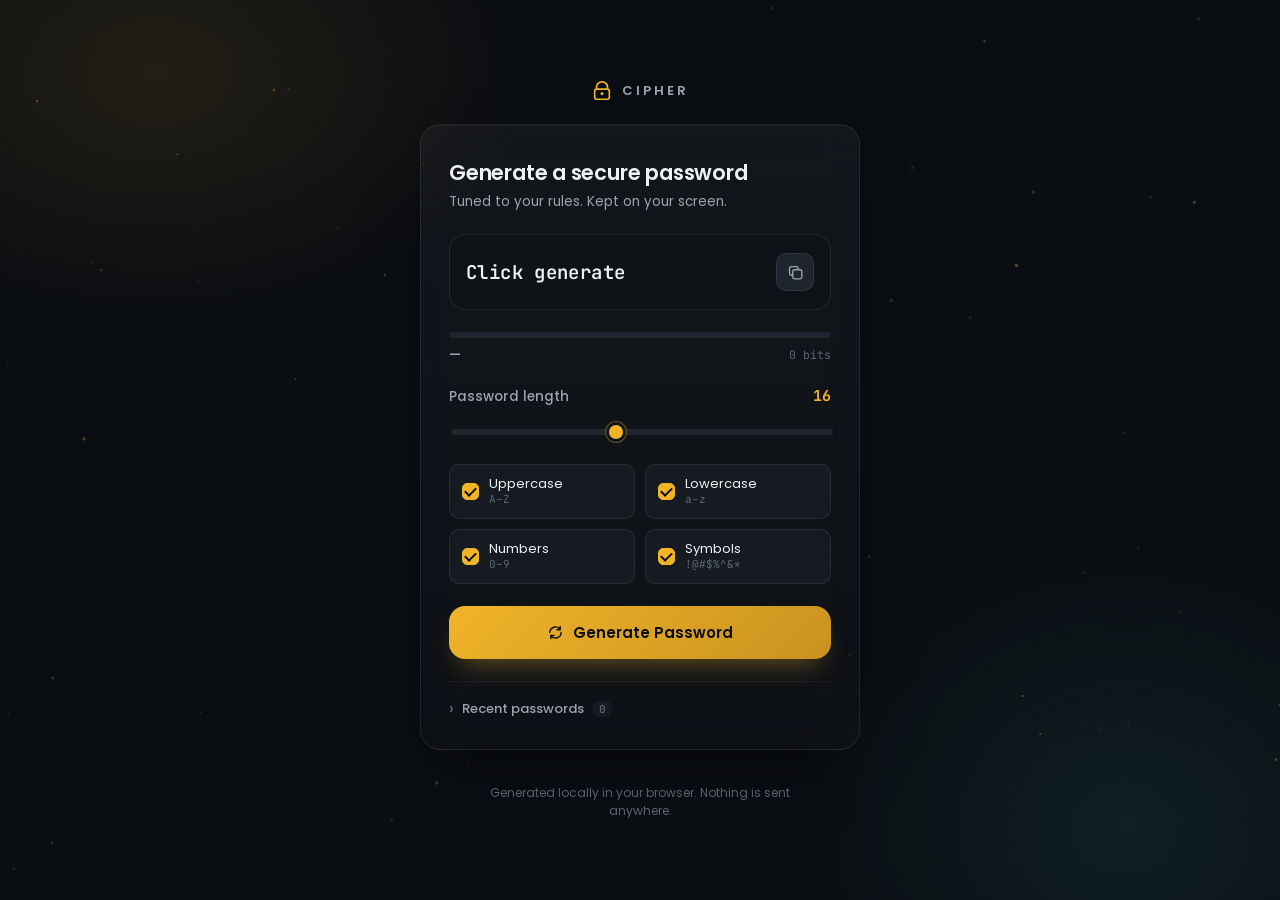
<file: 9. Random Password Generator/index.html>
<!DOCTYPE html>
<html lang="en">
<head>
  <meta charset="UTF-8" />
  <meta name="viewport" content="width=device-width, initial-scale=1.0" />
  <title>Cipher — Password Generator</title>
  <link rel="preconnect" href="https://fonts.googleapis.com">
  <link href="https://fonts.googleapis.com/css2?family=Poppins:wght@400;500;600;700&family=JetBrains+Mono:wght@500;600;700&display=swap" rel="stylesheet">
  <link rel="stylesheet" href="style.css" />
</head>
<body>

  <!-- Ambient background canvas (subtle particle/grid animation) -->
  <canvas id="bg-canvas" aria-hidden="true"></canvas>

  <main class="page">

    <header class="brand">
      <span class="brand__mark" aria-hidden="true">
        <svg width="22" height="22" viewBox="0 0 24 24" fill="none">
          <path d="M6 10V8a6 6 0 1 1 12 0v2" stroke="currentColor" stroke-width="1.8" stroke-linecap="round"/>
          <rect x="4" y="10" width="16" height="11" rx="2.5" stroke="currentColor" stroke-width="1.8"/>
          <circle cx="12" cy="15" r="1.6" fill="currentColor"/>
        </svg>
      </span>
      <span class="brand__name">CIPHER</span>
    </header>

    <section class="card" aria-labelledby="card-title">

      <div class="card__head">
        <h1 id="card-title">Generate a secure password</h1>
        <p class="card__sub">Tuned to your rules. Kept on your screen.</p>
      </div>

      <!-- Password display -->
      <div class="vault" id="vault">
        <div class="vault__scanline" aria-hidden="true"></div>
        <output id="password-output" class="vault__text" for="length-slider" aria-live="polite">Click generate</output>
        <button id="copy-btn" class="icon-btn" type="button" aria-label="Copy password to clipboard" title="Copy">
          <svg width="19" height="19" viewBox="0 0 24 24" fill="none">
            <rect x="8.5" y="8.5" width="11.5" height="11.5" rx="2.2" stroke="currentColor" stroke-width="1.7"/>
            <path d="M15.5 8.5V6.7A2.2 2.2 0 0 0 13.3 4.5H6.7A2.2 2.2 0 0 0 4.5 6.7v6.6a2.2 2.2 0 0 0 2.2 2.2h1.8" stroke="currentColor" stroke-width="1.7"/>
          </svg>
        </button>
        <span id="copy-toast" class="vault__toast" role="status">Password Copied ✓</span>
      </div>

      <!-- Strength meter -->
      <div class="strength" id="strength-wrap" aria-hidden="false">
        <div class="strength__bar">
          <div class="strength__fill" id="strength-fill"></div>
        </div>
        <div class="strength__row">
          <span class="strength__label" id="strength-label">—</span>
          <span class="strength__entropy" id="entropy-label">0 bits</span>
        </div>
      </div>

      <!-- Warning -->
      <p class="warning" id="warning-msg" role="alert">Select at least one character type.</p>

      <!-- Length control -->
      <div class="control">
        <div class="control__row">
          <label for="length-slider">Password length</label>
          <span class="control__value" id="length-value">16</span>
        </div>
        <input type="range" id="length-slider" min="4" max="32" value="16" step="1" />
      </div>

      <!-- Character type options -->
      <div class="options" role="group" aria-label="Character types">
        <label class="option">
          <input type="checkbox" id="opt-upper" checked />
          <span class="option__box" aria-hidden="true"></span>
          <span class="option__text">Uppercase <em>A–Z</em></span>
        </label>
        <label class="option">
          <input type="checkbox" id="opt-lower" checked />
          <span class="option__box" aria-hidden="true"></span>
          <span class="option__text">Lowercase <em>a–z</em></span>
        </label>
        <label class="option">
          <input type="checkbox" id="opt-numbers" checked />
          <span class="option__box" aria-hidden="true"></span>
          <span class="option__text">Numbers <em>0–9</em></span>
        </label>
        <label class="option">
          <input type="checkbox" id="opt-symbols" checked />
          <span class="option__box" aria-hidden="true"></span>
          <span class="option__text">Symbols <em>!@#$%^&*</em></span>
        </label>
      </div>

      <!-- Generate -->
      <button id="generate-btn" class="generate-btn" type="button">
        <svg width="17" height="17" viewBox="0 0 24 24" fill="none">
          <path d="M4 12a8 8 0 0 1 14.5-4.5M20 12a8 8 0 0 1-14.5 4.5" stroke="currentColor" stroke-width="2" stroke-linecap="round"/>
          <path d="M18.5 3.5v4.5H14M5.5 20.5V16H10" stroke="currentColor" stroke-width="2" stroke-linecap="round" stroke-linejoin="round"/>
        </svg>
        Generate Password
      </button>

      <!-- History -->
      <details class="history" id="history-wrap">
        <summary>Recent passwords <span class="history__count" id="history-count">0</span></summary>
        <ul class="history__list" id="history-list"></ul>
      </details>

    </section>

    <p class="foot-note">Generated locally in your browser. Nothing is sent anywhere.</p>

  </main>

  <script src="script.js"></script>
</body>
</html>
</file>
<file: 5. AI-Powered Calculator/style.css>
/* ─── FONTS ──────────────────────────────────────────────── */
@import url('https://fonts.googleapis.com/css2?family=Orbitron:wght@400;700;900&family=Inter:wght@300;400;500;600;700&family=JetBrains+Mono:wght@400;600;700&display=swap');

/* ─── THEME VARIABLES ────────────────────────────────────── */
:root {
  --bg: #080d1a;
  --bg2: #0e1525;
  --card: rgba(255, 255, 255, 0.04);
  --card-border: rgba(255, 255, 255, 0.08);
  --text: #e8f0ff;
  --text-muted: #6b7a99;
  --primary: #00d4ff;
  --secondary: #bf5fff;
  --accent: #00d4ff;
  --yellow: #fbbf24;
  --green: #34d399;
  --blue: #60a5fa;
  --purple: #a78bfa;
  --red: #f87171;
  --pink: #f472b6;
  --orange: #fb923c;
  --grad-cyan: linear-gradient(135deg, #0066ff, #00d4ff);
  --grad-purple: linear-gradient(135deg, #7c3aed, #bf5fff);
  --grad-green: linear-gradient(135deg, #059669, #34d399);
  --grad-orange: linear-gradient(135deg, #d97706, #fb923c);
  --grad-yellow: linear-gradient(135deg, #b45309, #fbbf24);
  --grad-pink: linear-gradient(135deg, #be185d, #f472b6);
  --blob1: rgba(0, 212, 255, 0.12);
  --blob2: rgba(191, 95, 255, 0.1);
  --blob3: rgba(0, 212, 255, 0.07);
  --sidebar-bg: rgba(8, 13, 26, 0.95);
  --sidebar-w: 220px;
  --num-btn: rgba(255, 255, 255, 0.06);
  --num-btn-hover: rgba(255, 255, 255, 0.12);
  --op-btn: rgba(0, 212, 255, 0.12);
  --op-btn-hover: rgba(0, 212, 255, 0.2);
  --fn-btn: rgba(191, 95, 255, 0.1);
  --fn-btn-hover: rgba(191, 95, 255, 0.2);
  --eq-btn: linear-gradient(135deg, #0066ff, #00d4ff);
}

[data-theme="light"] {
  --bg: #edf2fb;
  --bg2: #dce6f7;
  --card: rgba(255, 255, 255, 0.6);
  --card-border: rgba(0, 0, 0, 0.1);
  --text: #1a2040;
  --text-muted: #6b7a99;
  --primary: #0055ff;
  --secondary: #7c3aed;
  --sidebar-bg: rgba(240, 245, 255, 0.97);
  --blob1: rgba(0, 85, 255, 0.08);
  --blob2: rgba(124, 58, 237, 0.08);
  --blob3: rgba(0, 85, 255, 0.05);
  --num-btn: rgba(0, 0, 0, 0.07);
  --num-btn-hover: rgba(0, 0, 0, 0.13);
  --op-btn: rgba(0, 85, 255, 0.1);
  --op-btn-hover: rgba(0, 85, 255, 0.18);
  --fn-btn: rgba(124, 58, 237, 0.1);
  --fn-btn-hover: rgba(124, 58, 237, 0.18);
}

[data-theme="amoled"] {
  --bg: #000;
  --bg2: #050505;
  --primary: #00ff66;
  --secondary: #00ff66;
  --blob1: rgba(0, 255, 102, 0.08);
  --blob2: rgba(0, 200, 80, 0.06);
  --blob3: rgba(0, 150, 60, 0.04);
  --op-btn: rgba(0, 255, 102, 0.1);
  --op-btn-hover: rgba(0, 255, 102, 0.2);
  --eq-btn: linear-gradient(135deg, #00aa44, #00ff66);
}

[data-theme="cyberpunk"] {
  --bg: #0d0221;
  --bg2: #130a2a;
  --primary: #ffe000;
  --secondary: #ff0090;
  --blob1: rgba(255, 224, 0, 0.1);
  --blob2: rgba(255, 0, 144, 0.1);
  --blob3: rgba(0, 200, 255, 0.07);
  --op-btn: rgba(255, 224, 0, 0.12);
  --op-btn-hover: rgba(255, 224, 0, 0.22);
  --eq-btn: linear-gradient(135deg, #ff0090, #ffe000);
}

[data-theme="neon"] {
  --bg: #050510;
  --bg2: #0a0520;
  --primary: #ff2d9b;
  --secondary: #00d4ff;
  --blob1: rgba(255, 45, 155, 0.1);
  --blob2: rgba(0, 212, 255, 0.1);
  --blob3: rgba(180, 0, 255, 0.07);
  --eq-btn: linear-gradient(135deg, #ff2d9b, #00d4ff);
}

[data-theme="ocean"] {
  --bg: #020f1e;
  --bg2: #051428;
  --primary: #00e5cc;
  --secondary: #0077ff;
  --blob1: rgba(0, 229, 204, 0.1);
  --blob2: rgba(0, 119, 255, 0.1);
  --blob3: rgba(0, 180, 200, 0.07);
  --eq-btn: linear-gradient(135deg, #0077ff, #00e5cc);
}

[data-theme="sunset"] {
  --bg: #1a0a05;
  --bg2: #2a1008;
  --primary: #ff6b35;
  --secondary: #ffd700;
  --blob1: rgba(255, 107, 53, 0.12);
  --blob2: rgba(255, 215, 0, 0.08);
  --blob3: rgba(255, 50, 50, 0.07);
  --eq-btn: linear-gradient(135deg, #ff3a00, #ff6b35);
}

[data-theme="ai-future"] {
  --bg: #0d0d0d;
  --bg2: #1a1a2e;
  --primary: #00ffff;
  --secondary: #ff00ff;
  --blob1: rgba(0, 255, 255, 0.08);
  --blob2: rgba(255, 0, 255, 0.08);
  --blob3: rgba(128, 0, 255, 0.06);
  --eq-btn: linear-gradient(135deg, #ff00ff, #00ffff);
}

/* ─── RESET & BASE ──────────────────────────────────────── */
*,
*::before,
*::after {
  box-sizing: border-box;
  margin: 0;
  padding: 0;
}

html,
body {
  height: 100%;
  font-family: 'Inter', sans-serif;
  background: var(--bg);
  color: var(--text);
  overflow: hidden;
}

button {
  cursor: pointer;
  border: none;
  outline: none;
  font-family: inherit;
}

input,
select {
  font-family: 'JetBrains Mono', monospace;
}

input:focus,
select:focus {
  outline: none;
}

/* ─── AURORA BACKGROUND ─────────────────────────────────── */
#aurora {
  position: fixed;
  inset: 0;
  z-index: 0;
  overflow: hidden;
  pointer-events: none;
}

.blob {
  position: absolute;
  border-radius: 50%;
  filter: blur(80px);
  opacity: 0.6;
  animation: blobFloat 20s ease-in-out infinite;
}

.blob.b1 {
  width: 600px;
  height: 600px;
  background: var(--blob1);
  top: -150px;
  left: -100px;
  animation-duration: 22s;
}

.blob.b2 {
  width: 500px;
  height: 500px;
  background: var(--blob2);
  top: 30%;
  right: -100px;
  animation-duration: 18s;
  animation-delay: -7s;
}

.blob.b3 {
  width: 400px;
  height: 400px;
  background: var(--blob3);
  bottom: -100px;
  left: 40%;
  animation-duration: 25s;
  animation-delay: -14s;
}

@keyframes blobFloat {

  0%,
  100% {
    transform: translate(0, 0) scale(1);
  }

  33% {
    transform: translate(30px, -40px) scale(1.08);
  }

  66% {
    transform: translate(-20px, 30px) scale(0.95);
  }
}

.particles {
  position: absolute;
  inset: 0;
}

.particle {
  position: absolute;
  width: 2px;
  height: 2px;
  background: var(--primary);
  border-radius: 50%;
  opacity: 0.3;
  animation: particleFloat linear infinite;
}

@keyframes particleFloat {
  0% {
    transform: translateY(100vh) translateX(0);
    opacity: 0;
  }

  10% {
    opacity: 0.4;
  }

  90% {
    opacity: 0.3;
  }

  100% {
    transform: translateY(-10px) translateX(var(--dx, 20px));
    opacity: 0;
  }
}

/* ─── MOUSE GLOW ──────────────────────────────────────────── */
#mouse-glow {
  position: fixed;
  pointer-events: none;
  z-index: 1;
  width: 400px;
  height: 400px;
  border-radius: 50%;
  background: radial-gradient(circle, rgba(0, 212, 255, 0.04) 0%, transparent 70%);
  transform: translate(-50%, -50%);
  transition: opacity 0.3s;
}

/* ─── LAYOUT ──────────────────────────────────────────────── */
#app {
  display: flex;
  height: 100vh;
  position: relative;
  z-index: 2;
}

/* ─── SIDEBAR ─────────────────────────────────────────────── */
#sidebar {
  width: var(--sidebar-w);
  background: var(--sidebar-bg);
  backdrop-filter: blur(20px);
  border-right: 1px solid var(--card-border);
  display: flex;
  flex-direction: column;
  padding: 20px 0;
  flex-shrink: 0;
  z-index: 10;
}

.sidebar-logo {
  display: flex;
  align-items: center;
  gap: 10px;
  padding: 0 20px 24px;
  border-bottom: 1px solid var(--card-border);
  margin-bottom: 12px;
}

.logo-icon {
  font-size: 22px;
  color: var(--primary);
}

.logo-text {
  font-family: 'Orbitron', monospace;
  font-size: 18px;
  font-weight: 700;
  color: var(--primary);
  letter-spacing: 2px;
}

.nav-list {
  list-style: none;
  flex: 1;
  overflow-y: auto;
  padding: 0 10px;
}

.nav-list::-webkit-scrollbar {
  width: 3px;
}

.nav-list::-webkit-scrollbar-thumb {
  background: var(--primary);
  border-radius: 3px;
}

.nav-item {
  display: flex;
  align-items: center;
  gap: 10px;
  padding: 10px 14px;
  border-radius: 10px;
  cursor: pointer;
  font-size: 13px;
  font-weight: 500;
  color: var(--text-muted);
  transition: all 0.2s;
  margin-bottom: 2px;
}

.nav-item:hover {
  background: var(--card);
  color: var(--text);
}

.nav-item.active {
  background: rgba(0, 212, 255, 0.12);
  color: var(--primary);
  border: 1px solid rgba(0, 212, 255, 0.2);
}

.nav-icon {
  font-size: 16px;
  width: 20px;
  text-align: center;
}

/* ─── MAIN CONTENT ────────────────────────────────────────── */
#content {
  flex: 1;
  overflow-y: auto;
  overflow-x: hidden;
  padding: 24px;
}

#content::-webkit-scrollbar {
  width: 4px;
}

#content::-webkit-scrollbar-thumb {
  background: var(--primary);
  border-radius: 4px;
}

/* ─── PAGES ───────────────────────────────────────────────── */
.page {
  display: none;
}

.page.active {
  display: block;
}

/* ─── GLASS CARD ──────────────────────────────────────────── */
.glass {
  background: var(--card);
  backdrop-filter: blur(20px);
  border: 1px solid var(--card-border);
  border-radius: 20px;
}

/* ─── DASHBOARD ───────────────────────────────────────────── */
.page-header {
  display: flex;
  align-items: center;
  justify-content: space-between;
  padding: 24px 32px;
  margin-bottom: 20px;
}

.clock {
  font-family: 'Orbitron', monospace;
  font-size: 42px;
  font-weight: 700;
  color: var(--primary);
  letter-spacing: 4px;
  text-shadow: 0 0 20px var(--primary);
}

.date-text {
  font-size: 13px;
  color: var(--text-muted);
  text-transform: uppercase;
  letter-spacing: 2px;
  margin-top: 4px;
}

.welcome-text {
  font-size: 20px;
  font-weight: 600;
}

.welcome-sub {
  font-size: 13px;
  color: var(--text-muted);
  margin-top: 4px;
}

.text-primary {
  color: var(--primary);
}

.dash-grid {
  display: grid;
  grid-template-columns: repeat(3, 1fr);
  gap: 16px;
  margin-bottom: 20px;
}

.dash-tile {
  padding: 24px;
  text-align: center;
  cursor: pointer;
  transition: all 0.2s;
  border-radius: 20px;
}

.dash-tile:hover {
  transform: translateY(-4px);
  box-shadow: 0 12px 40px rgba(0, 0, 0, 0.3);
}

.tile-icon {
  width: 56px;
  height: 56px;
  border-radius: 16px;
  display: flex;
  align-items: center;
  justify-content: center;
  font-size: 22px;
  color: #fff;
  margin: 0 auto 14px;
}

.tile-label {
  font-weight: 600;
  font-size: 14px;
}

.dash-stats {
  display: flex;
  gap: 24px;
  padding: 24px 32px;
}

.stat-item {
  flex: 1;
  text-align: center;
}

.stat-val {
  font-family: 'Orbitron', monospace;
  font-size: 32px;
  font-weight: 700;
  color: var(--primary);
}

.stat-lbl {
  font-size: 12px;
  color: var(--text-muted);
  margin-top: 4px;
  text-transform: uppercase;
  letter-spacing: 1px;
}

/* ─── CALCULATOR BUTTONS ─────────────────────────────────── */
.calc-wrapper {
  display: flex;
  justify-content: center;
  align-items: flex-start;
  min-height: 80vh;
}

.calc-wrapper.wide {
  max-width: 700px;
  margin: 0 auto;
  width: 100%;
}

.calc-card {
  padding: 24px;
  width: 380px;
  max-width: 100%;
}

.calc-wrapper.wide .calc-card {
  width: 100%;
}

.calc-display {
  background: rgba(0, 0, 0, 0.4);
  border-radius: 14px;
  padding: 16px 20px;
  margin-bottom: 16px;
  border: 1px solid var(--card-border);
  text-align: right;
  min-height: 90px;
}

.calc-expr {
  font-size: 14px;
  color: var(--text-muted);
  font-family: 'JetBrains Mono', monospace;
  min-height: 20px;
  word-break: break-all;
}

.calc-result {
  font-family: 'JetBrains Mono', monospace;
  font-size: 40px;
  font-weight: 700;
  color: var(--text);
  overflow: hidden;
  text-overflow: ellipsis;
  white-space: nowrap;
}

.calc-result.glow {
  color: var(--primary);
  text-shadow: 0 0 20px var(--primary);
}

.calc-grid {
  display: grid;
  gap: 8px;
}

.std-grid {
  grid-template-columns: repeat(4, 1fr);
}

.sci-grid {
  grid-template-columns: repeat(6, 1fr);
}

.prog-grid {
  grid-template-columns: repeat(4, 1fr);
}

.cbtn {
  height: 54px;
  border-radius: 12px;
  font-size: 15px;
  font-weight: 600;
  transition: all 0.12s;
  position: relative;
  overflow: hidden;
  font-family: 'JetBrains Mono', monospace;
}

.cbtn::after {
  content: '';
  position: absolute;
  inset: 0;
  border-radius: inherit;
  background: rgba(255, 255, 255, 0.1);
  opacity: 0;
  transition: opacity 0.1s;
}

.cbtn:active::after {
  opacity: 1;
  transform: scale(0.95);
}

.cbtn:active {
  transform: scale(0.94);
}

.num-btn {
  background: var(--num-btn);
  color: var(--text);
  border: 1px solid var(--card-border);
}

.num-btn:hover {
  background: var(--num-btn-hover);
}

.op-btn {
  background: var(--op-btn);
  color: var(--primary);
  border: 1px solid rgba(0, 212, 255, 0.2);
}

.op-btn:hover {
  background: var(--op-btn-hover);
}

.fn-btn {
  background: var(--fn-btn);
  color: var(--secondary);
  border: 1px solid rgba(191, 95, 255, 0.2);
  font-size: 13px;
}

.fn-btn:hover {
  background: var(--fn-btn-hover);
}

.eq-btn {
  background: var(--eq-btn);
  color: #fff;
  border: none;
  font-size: 18px;
  box-shadow: 0 4px 20px rgba(0, 212, 255, 0.3);
}

.eq-btn:hover {
  filter: brightness(1.1);
  box-shadow: 0 4px 30px rgba(0, 212, 255, 0.5);
}

.span2 {
  grid-column: span 2;
}

.mem-btn {
  background: rgba(251, 191, 36, 0.1);
  color: var(--yellow);
  border: 1px solid rgba(251, 191, 36, 0.2);
  font-size: 12px;
}

.mem-row {
  display: flex;
  gap: 8px;
  margin-top: 10px;
  align-items: center;
}

.mbtn {
  padding: 8px 12px;
  border-radius: 8px;
  font-size: 11px;
  font-weight: 700;
  background: rgba(251, 191, 36, 0.08);
  color: var(--yellow);
  border: 1px solid rgba(251, 191, 36, 0.15);
  transition: all 0.15s;
  flex: 1;
}

.mbtn:hover {
  background: rgba(251, 191, 36, 0.16);
}

.mem-indicator {
  font-size: 11px;
  color: var(--text-muted);
  font-family: 'JetBrains Mono', monospace;
  margin-left: auto;
}

/* Scientific */
.deg-rad-toggle {
  display: flex;
  gap: 4px;
  margin-bottom: 12px;
  width: fit-content;
}

.deg-btn {
  padding: 6px 14px;
  border-radius: 8px;
  font-size: 11px;
  font-weight: 700;
  background: var(--fn-btn);
  color: var(--text-muted);
  border: 1px solid var(--card-border);
  transition: all 0.15s;
}

.deg-btn.active {
  background: rgba(191, 95, 255, 0.2);
  color: var(--secondary);
  border-color: rgba(191, 95, 255, 0.3);
}

.sci-clear {
  background: rgba(248, 113, 113, 0.1) !important;
  color: var(--red) !important;
  border-color: rgba(248, 113, 113, 0.2) !important;
}

/* Programmer */
.prog-wrapper {
  padding: 24px;
  max-width: 700px;
  margin: 0 auto;
}

.prog-bases {
  background: rgba(0, 0, 0, 0.4);
  border-radius: 14px;
  padding: 16px;
  margin-bottom: 14px;
}

.base-row {
  display: flex;
  align-items: baseline;
  gap: 12px;
  padding: 6px 0;
  border-bottom: 1px solid var(--card-border);
}

.base-row:last-child {
  border-bottom: none;
}

.base-row.active .base-val {
  color: var(--primary);
}

.base-label {
  font-size: 11px;
  font-weight: 700;
  color: var(--text-muted);
  width: 36px;
  font-family: 'Orbitron', monospace;
}

.base-val {
  font-family: 'JetBrains Mono', monospace;
  font-size: 16px;
  word-break: break-all;
}

.prog-mode-row {
  display: flex;
  gap: 6px;
  margin-bottom: 14px;
}

.mode-btn {
  flex: 1;
  padding: 8px;
  border-radius: 8px;
  font-size: 12px;
  font-weight: 700;
  background: var(--num-btn);
  color: var(--text-muted);
  border: 1px solid var(--card-border);
  transition: all 0.15s;
}

.mode-btn.active {
  background: rgba(0, 212, 255, 0.15);
  color: var(--primary);
  border-color: rgba(0, 212, 255, 0.3);
}

.hex-btn {
  background: rgba(167, 139, 250, 0.1);
  color: var(--purple);
  border: 1px solid rgba(167, 139, 250, 0.2);
}

.hex-btn:hover {
  background: rgba(167, 139, 250, 0.2);
}

.hex-btn:disabled {
  opacity: 0.25;
  pointer-events: none;
}

/* Graphing */
.graph-wrapper {
  display: flex;
  flex-direction: column;
  gap: 16px;
  height: calc(100vh - 90px);
}

.graph-controls {
  padding: 16px;
  display: flex;
  flex-wrap: wrap;
  gap: 12px;
  align-items: center;
}

.eq-inputs {
  display: flex;
  flex-direction: column;
  gap: 8px;
  flex: 1;
}

.eq-row {
  display: flex;
  align-items: center;
  gap: 8px;
}

.eq-color {
  width: 12px;
  height: 12px;
  border-radius: 50%;
  flex-shrink: 0;
}

.eq-prefix {
  font-family: 'JetBrains Mono', monospace;
  font-size: 13px;
  color: var(--text-muted);
  white-space: nowrap;
}

.eq-input {
  flex: 1;
  background: rgba(0, 0, 0, 0.3);
  border: 1px solid var(--card-border);
  border-radius: 8px;
  padding: 8px 12px;
  color: var(--text);
  font-size: 13px;
}

.eq-input:focus {
  border-color: var(--primary);
}

.graph-btns {
  display: flex;
  gap: 8px;
}

.gbtn {
  padding: 8px 16px;
  border-radius: 10px;
  background: var(--op-btn);
  color: var(--primary);
  border: 1px solid rgba(0, 212, 255, 0.2);
  font-weight: 600;
  font-size: 14px;
  transition: all 0.15s;
}

.gbtn:hover {
  background: var(--op-btn-hover);
}

.graph-canvas-wrap {
  flex: 1;
  overflow: hidden;
  position: relative;
  border-radius: 20px;
}

#graph-canvas {
  width: 100%;
  height: 100%;
  display: block;
}

.graph-coords {
  position: absolute;
  bottom: 12px;
  right: 12px;
  font-family: 'JetBrains Mono', monospace;
  font-size: 11px;
  color: var(--text-muted);
  pointer-events: none;
}

/* Financial */
.fin-tabs {
  display: flex;
  gap: 4px;
  padding: 6px;
  margin-bottom: 16px;
  flex-wrap: wrap;
}

.ftab {
  padding: 10px 20px;
  border-radius: 10px;
  font-size: 13px;
  font-weight: 600;
  background: transparent;
  color: var(--text-muted);
  transition: all 0.2s;
}

.ftab.active {
  background: rgba(0, 212, 255, 0.12);
  color: var(--primary);
  border: 1px solid rgba(0, 212, 255, 0.25);
}

.ftab:hover:not(.active) {
  background: var(--num-btn);
  color: var(--text);
}

.fin-panel {
  display: none;
  padding: 28px;
}

.fin-panel.active {
  display: block;
}

.fin-title {
  font-family: 'Orbitron', monospace;
  font-size: 18px;
  font-weight: 700;
  margin-bottom: 20px;
  display: flex;
  align-items: center;
  gap: 10px;
}

.fin-grid {
  display: grid;
  grid-template-columns: 1fr 1fr;
  gap: 32px;
}

.fin-inputs {
  display: flex;
  flex-direction: column;
  gap: 16px;
}

.fin-field label {
  display: block;
  font-size: 12px;
  color: var(--text-muted);
  margin-bottom: 6px;
  text-transform: uppercase;
  letter-spacing: 0.5px;
}

.fin-input {
  width: 100%;
  background: rgba(0, 0, 0, 0.3);
  border: 1px solid var(--card-border);
  border-radius: 10px;
  padding: 12px 14px;
  color: var(--text);
  font-size: 15px;
  transition: border-color 0.2s;
}

.fin-input:focus {
  border-color: var(--primary);
}

select.fin-input {
  appearance: none;
}

.fin-results {
  display: flex;
  flex-direction: column;
  gap: 12px;
}

.fin-result-main {
  background: rgba(0, 0, 0, 0.3);
  border-radius: 14px;
  padding: 20px;
  border: 1px solid var(--card-border);
}

.fin-result-label {
  font-size: 11px;
  color: var(--text-muted);
  text-transform: uppercase;
  letter-spacing: 1px;
  margin-bottom: 6px;
}

.fin-result-val {
  font-family: 'Orbitron', monospace;
  font-size: 28px;
  font-weight: 700;
}

.fin-result-val.yellow {
  color: var(--yellow);
  text-shadow: 0 0 20px rgba(251, 191, 36, 0.4);
}

.fin-result-val.green {
  color: var(--green);
  text-shadow: 0 0 20px rgba(52, 211, 153, 0.4);
}

.fin-result-val.blue {
  color: var(--blue);
  text-shadow: 0 0 20px rgba(96, 165, 250, 0.4);
}

.fin-result-val.purple {
  color: var(--purple);
  text-shadow: 0 0 20px rgba(167, 139, 250, 0.4);
}

.fin-result-grid {
  display: grid;
  grid-template-columns: 1fr 1fr;
  gap: 10px;
}

.fin-stat {
  background: rgba(0, 0, 0, 0.25);
  border-radius: 10px;
  padding: 12px;
  border: 1px solid var(--card-border);
}

.fin-stat-l {
  font-size: 11px;
  color: var(--text-muted);
  margin-bottom: 4px;
}

.fin-stat-v {
  font-family: 'JetBrains Mono', monospace;
  font-size: 14px;
  font-weight: 600;
}

.amort-table-wrap {
  margin-top: 24px;
  overflow-x: auto;
}

.amort-title {
  font-size: 13px;
  color: var(--text-muted);
  text-transform: uppercase;
  letter-spacing: 1px;
  margin-bottom: 10px;
}

.amort-table {
  width: 100%;
  border-collapse: collapse;
  font-family: 'JetBrains Mono', monospace;
  font-size: 13px;
}

.amort-table th {
  padding: 10px;
  text-align: right;
  color: var(--text-muted);
  border-bottom: 1px solid var(--card-border);
  font-weight: 500;
  font-size: 11px;
  text-transform: uppercase;
}

.amort-table th:first-child {
  text-align: left;
}

.amort-table td {
  padding: 10px;
  text-align: right;
  border-bottom: 1px solid rgba(255, 255, 255, 0.03);
}

.amort-table td:first-child {
  text-align: left;
  color: var(--text-muted);
}

.amort-table tr:hover td {
  background: rgba(255, 255, 255, 0.03);
}

.amort-table .td-principal {
  color: var(--green);
}

.amort-table .td-interest {
  color: var(--red);
  opacity: 0.8;
}

.sip-mode,
.gst-mode {
  display: flex;
  gap: 4px;
  margin-bottom: 20px;
  background: rgba(0, 0, 0, 0.3);
  padding: 4px;
  border-radius: 10px;
  width: fit-content;
}

.sip-mode-btn,
.gst-mode-btn {
  padding: 8px 20px;
  border-radius: 8px;
  font-size: 13px;
  font-weight: 600;
  background: transparent;
  color: var(--text-muted);
  transition: all 0.2s;
}

.sip-mode-btn.active {
  background: rgba(52, 211, 153, 0.15);
  color: var(--green);
  border: 1px solid rgba(52, 211, 153, 0.25);
}

.gst-mode-btn.active {
  background: rgba(96, 165, 250, 0.15);
  color: var(--blue);
  border: 1px solid rgba(96, 165, 250, 0.25);
}

.gst-rates {
  display: flex;
  gap: 6px;
  flex-wrap: wrap;
  align-items: center;
}

.gst-rate-btn {
  padding: 8px 14px;
  border-radius: 8px;
  font-size: 12px;
  font-weight: 700;
  background: rgba(0, 0, 0, 0.3);
  color: var(--text-muted);
  border: 1px solid var(--card-border);
  transition: all 0.15s;
}

.gst-rate-btn.active {
  background: rgba(96, 165, 250, 0.15);
  color: var(--blue);
  border-color: rgba(96, 165, 250, 0.3);
}

.gst-custom-input {
  width: 80px !important;
  padding: 8px 10px !important;
  font-size: 13px !important;
}

.ci-yearly {
  background: rgba(0, 0, 0, 0.3);
  border-radius: 10px;
  padding: 12px;
  max-height: 180px;
  overflow-y: auto;
  font-size: 12px;
  font-family: 'JetBrains Mono', monospace;
}

.ci-yearly::-webkit-scrollbar {
  width: 3px;
}

.ci-yearly::-webkit-scrollbar-thumb {
  background: var(--purple);
}

.ci-year-row {
  display: flex;
  justify-content: space-between;
  padding: 4px 0;
  border-bottom: 1px solid rgba(255, 255, 255, 0.04);
}

.ci-year-row:last-child {
  border-bottom: none;
}

.ci-year-label {
  color: var(--text-muted);
}

.ci-year-val {
  color: var(--purple);
}

/* Currency */
.currency-card {
  padding: 32px;
  max-width: 700px;
  margin: 0 auto;
}

.page-title {
  font-family: 'Orbitron', monospace;
  font-size: 22px;
  font-weight: 700;
  color: var(--primary);
  margin-bottom: 8px;
}

.currency-note {
  font-size: 12px;
  color: var(--text-muted);
  margin-bottom: 24px;
}

.currency-row {
  display: flex;
  gap: 16px;
  align-items: center;
  margin-bottom: 16px;
}

.currency-side {
  flex: 1;
  display: flex;
  flex-direction: column;
  gap: 8px;
}

.cur-input {
  width: 100%;
  background: rgba(0, 0, 0, 0.3);
  border: 1px solid var(--card-border);
  border-radius: 10px;
  padding: 14px 16px;
  color: var(--text);
  font-size: 20px;
  font-weight: 700;
  transition: border-color 0.2s;
}

.cur-input:focus {
  border-color: var(--primary);
}

.cur-select {
  width: 100%;
  background: rgba(0, 0, 0, 0.3);
  border: 1px solid var(--card-border);
  border-radius: 10px;
  padding: 10px 14px;
  color: var(--text);
  font-size: 14px;
}

.swap-btn {
  width: 48px;
  height: 48px;
  border-radius: 50%;
  background: var(--op-btn);
  color: var(--primary);
  border: 1px solid rgba(0, 212, 255, 0.25);
  font-size: 20px;
  transition: all 0.2s;
  flex-shrink: 0;
}

.swap-btn:hover {
  background: var(--op-btn-hover);
  transform: rotate(180deg);
}

.cur-rate-display {
  text-align: center;
  font-family: 'JetBrains Mono', monospace;
  font-size: 14px;
  color: var(--text-muted);
  margin-bottom: 20px;
  padding: 10px;
  background: rgba(0, 0, 0, 0.2);
  border-radius: 8px;
}

.cur-grid {
  display: grid;
  grid-template-columns: repeat(auto-fill, minmax(120px, 1fr));
  gap: 8px;
  max-height: 300px;
  overflow-y: auto;
}

.cur-grid::-webkit-scrollbar {
  width: 3px;
}

.cur-grid::-webkit-scrollbar-thumb {
  background: var(--primary);
}

.cur-item {
  background: rgba(0, 0, 0, 0.25);
  border: 1px solid var(--card-border);
  border-radius: 10px;
  padding: 10px;
  text-align: center;
  font-size: 12px;
  cursor: pointer;
  transition: all 0.15s;
}

.cur-item:hover {
  border-color: var(--primary);
}

.cur-item .flag {
  font-size: 20px;
  display: block;
  margin-bottom: 4px;
}

.cur-item .code {
  font-weight: 700;
  color: var(--primary);
  font-family: 'JetBrains Mono', monospace;
}

.cur-item .name {
  color: var(--text-muted);
  font-size: 10px;
}

/* Unit Converter */
.unit-card {
  padding: 32px;
  max-width: 700px;
  margin: 0 auto;
}

.unit-cats {
  display: flex;
  gap: 6px;
  flex-wrap: wrap;
  margin-bottom: 20px;
}

.unit-cat-btn {
  padding: 7px 14px;
  border-radius: 20px;
  font-size: 12px;
  font-weight: 600;
  background: var(--num-btn);
  color: var(--text-muted);
  border: 1px solid var(--card-border);
  transition: all 0.15s;
  cursor: pointer;
}

.unit-cat-btn.active {
  background: rgba(0, 212, 255, 0.12);
  color: var(--primary);
  border-color: rgba(0, 212, 255, 0.25);
}

.unit-row {
  display: flex;
  gap: 16px;
  align-items: center;
  margin-bottom: 16px;
}

.unit-side {
  flex: 1;
  display: flex;
  flex-direction: column;
  gap: 8px;
}

.unit-result-text {
  text-align: center;
  font-family: 'JetBrains Mono', monospace;
  font-size: 14px;
  color: var(--text-muted);
}

/* History */
.hist-toolbar {
  display: flex;
  flex-wrap: wrap;
  gap: 12px;
  align-items: center;
  padding: 16px 20px;
  margin-bottom: 16px;
}

.hist-search-wrap {
  position: relative;
  flex: 1;
  min-width: 200px;
}

.search-icon {
  position: absolute;
  left: 12px;
  top: 50%;
  transform: translateY(-50%);
  color: var(--text-muted);
  font-size: 16px;
}

.hist-search {
  width: 100%;
  background: rgba(0, 0, 0, 0.3);
  border: 1px solid var(--card-border);
  border-radius: 10px;
  padding: 10px 12px 10px 36px;
  color: var(--text);
  font-size: 13px;
  font-family: 'Inter', sans-serif;
}

.hist-search:focus {
  border-color: var(--primary);
}

.hist-filters {
  display: flex;
  gap: 6px;
  flex-wrap: wrap;
}

.hfilt {
  padding: 7px 14px;
  border-radius: 20px;
  font-size: 12px;
  font-weight: 600;
  background: var(--num-btn);
  color: var(--text-muted);
  border: 1px solid var(--card-border);
  transition: all 0.15s;
  cursor: pointer;
}

.hfilt.active {
  background: rgba(0, 212, 255, 0.12);
  color: var(--primary);
  border-color: rgba(0, 212, 255, 0.25);
}

.hist-actions {
  display: flex;
  gap: 8px;
  margin-left: auto;
}

.hbtn {
  padding: 8px 16px;
  border-radius: 10px;
  font-size: 12px;
  font-weight: 700;
  background: var(--num-btn);
  color: var(--text-muted);
  border: 1px solid var(--card-border);
  transition: all 0.15s;
}

.hbtn:hover {
  background: var(--num-btn-hover);
  color: var(--text);
}

.hbtn.danger {
  background: rgba(248, 113, 113, 0.08);
  color: var(--red);
  border-color: rgba(248, 113, 113, 0.2);
}

.hbtn.danger:hover {
  background: rgba(248, 113, 113, 0.18);
}

.hist-list-wrap {
  padding: 12px;
  min-height: 400px;
}

.hist-list {
  display: flex;
  flex-direction: column;
  gap: 8px;
}

.hist-item {
  display: flex;
  align-items: center;
  justify-content: space-between;
  background: rgba(0, 0, 0, 0.25);
  border: 1px solid var(--card-border);
  border-radius: 14px;
  padding: 14px 16px;
  transition: all 0.15s;
}

.hist-item:hover {
  background: rgba(0, 0, 0, 0.4);
  border-color: rgba(255, 255, 255, 0.12);
}

.hist-item-left {
  flex: 1;
  overflow: hidden;
}

.hist-item-meta {
  display: flex;
  gap: 8px;
  align-items: center;
  margin-bottom: 4px;
}

.hist-badge {
  font-size: 9px;
  font-weight: 700;
  text-transform: uppercase;
  letter-spacing: 1px;
  background: rgba(0, 212, 255, 0.1);
  color: var(--primary);
  padding: 2px 8px;
  border-radius: 4px;
}

.hist-time {
  font-size: 10px;
  color: var(--text-muted);
}

.hist-expr {
  font-family: 'JetBrains Mono', monospace;
  font-size: 12px;
  color: var(--text-muted);
  white-space: nowrap;
  overflow: hidden;
  text-overflow: ellipsis;
}

.hist-val {
  font-family: 'JetBrains Mono', monospace;
  font-size: 18px;
  font-weight: 700;
}

.hist-btns {
  display: flex;
  gap: 6px;
  opacity: 0;
  transition: opacity 0.15s;
  flex-shrink: 0;
}

.hist-item:hover .hist-btns {
  opacity: 1;
}

.hist-btn {
  width: 32px;
  height: 32px;
  border-radius: 8px;
  background: var(--num-btn);
  border: 1px solid var(--card-border);
  color: var(--text-muted);
  font-size: 14px;
  transition: all 0.15s;
  display: flex;
  align-items: center;
  justify-content: center;
}

.hist-btn:hover {
  background: var(--num-btn-hover);
  color: var(--text);
}

.hist-btn.starred {
  color: var(--yellow);
}

.hist-empty {
  text-align: center;
  padding: 60px 0;
  color: var(--text-muted);
  font-size: 14px;
}

.hist-empty .empty-icon {
  font-size: 48px;
  opacity: 0.2;
  display: block;
  margin-bottom: 12px;
}

/* Formulas */
.formula-toolbar {
  display: flex;
  flex-wrap: wrap;
  gap: 12px;
  align-items: center;
  padding: 16px 20px;
  margin-bottom: 10px;
}

.formula-count {
  font-size: 12px;
  color: var(--text-muted);
  padding: 0 4px 10px;
}

.formula-grid {
  display: grid;
  grid-template-columns: repeat(auto-fill, minmax(300px, 1fr));
  gap: 14px;
  padding-bottom: 24px;
}

.formula-section-header {
  grid-column: 1/-1;
  display: flex;
  align-items: center;
  gap: 12px;
  padding: 8px 0;
}

.formula-section-title {
  font-size: 11px;
  font-weight: 700;
  text-transform: uppercase;
  letter-spacing: 2px;
  color: var(--secondary);
  white-space: nowrap;
}

.formula-section-line {
  flex: 1;
  height: 1px;
  background: rgba(191, 95, 255, 0.2);
}

.formula-card {
  background: var(--card);
  border: 1px solid var(--card-border);
  border-radius: 16px;
  padding: 18px;
  transition: all 0.2s;
  position: relative;
}

.formula-card:hover {
  border-color: rgba(191, 95, 255, 0.3);
  transform: translateY(-2px);
}

.formula-cat-tag {
  font-size: 9px;
  font-weight: 700;
  text-transform: uppercase;
  letter-spacing: 1.5px;
  color: var(--secondary);
  margin-bottom: 6px;
}

.formula-name {
  font-weight: 600;
  font-size: 14px;
  margin-bottom: 12px;
}

.formula-expr {
  background: rgba(0, 0, 0, 0.4);
  border-radius: 8px;
  padding: 10px 14px;
  font-family: 'JetBrains Mono', monospace;
  font-size: 14px;
  text-align: center;
  color: var(--secondary);
  margin-bottom: 10px;
  overflow-x: auto;
  white-space: nowrap;
}

.formula-desc {
  font-size: 11px;
  color: var(--text-muted);
  line-height: 1.5;
}

.formula-vars {
  font-size: 10px;
  color: rgba(255, 255, 255, 0.35);
  font-family: 'JetBrains Mono', monospace;
  margin-top: 6px;
  padding: 4px 8px;
  background: rgba(0, 0, 0, 0.2);
  border-radius: 6px;
}

.copy-btn {
  position: absolute;
  top: 10px;
  right: 10px;
  width: 26px;
  height: 26px;
  border-radius: 6px;
  background: var(--num-btn);
  color: var(--text-muted);
  font-size: 12px;
  opacity: 0;
  transition: all 0.15s;
  display: flex;
  align-items: center;
  justify-content: center;
}

.formula-card:hover .copy-btn {
  opacity: 1;
}

.copy-btn:hover {
  background: rgba(191, 95, 255, 0.2);
  color: var(--secondary);
}

/* AI Assistant */
.ai-wrapper {
  display: flex;
  flex-direction: column;
  max-width: 700px;
  margin: 0 auto;
  height: calc(100vh - 90px);
  padding: 0;
  overflow: hidden;
}

.ai-header {
  display: flex;
  align-items: center;
  gap: 12px;
  padding: 20px 24px;
  border-bottom: 1px solid var(--card-border);
}

.ai-icon {
  font-size: 24px;
  color: var(--primary);
}

.ai-header h2 {
  font-family: 'Orbitron', monospace;
  font-size: 18px;
  font-weight: 700;
  color: var(--primary);
}

.ai-sub {
  font-size: 12px;
  color: var(--text-muted);
  margin-left: auto;
}

.ai-messages {
  flex: 1;
  overflow-y: auto;
  padding: 20px 24px;
  display: flex;
  flex-direction: column;
  gap: 16px;
}

.ai-messages::-webkit-scrollbar {
  width: 4px;
}

.ai-messages::-webkit-scrollbar-thumb {
  background: var(--primary);
}

.ai-msg {
  display: flex;
  gap: 12px;
}

.ai-msg.user {
  flex-direction: row-reverse;
}

.ai-avatar {
  width: 32px;
  height: 32px;
  border-radius: 50%;
  background: rgba(0, 212, 255, 0.15);
  border: 1px solid rgba(0, 212, 255, 0.3);
  display: flex;
  align-items: center;
  justify-content: center;
  font-size: 14px;
  color: var(--primary);
  flex-shrink: 0;
}

.ai-msg.user .ai-avatar {
  background: rgba(191, 95, 255, 0.15);
  border-color: rgba(191, 95, 255, 0.3);
  color: var(--secondary);
}

.ai-bubble {
  background: rgba(0, 0, 0, 0.3);
  border: 1px solid var(--card-border);
  border-radius: 14px;
  padding: 12px 16px;
  font-size: 14px;
  line-height: 1.6;
  max-width: 80%;
}

.ai-msg.user .ai-bubble {
  background: rgba(191, 95, 255, 0.1);
  border-color: rgba(191, 95, 255, 0.2);
}

.ai-bubble em {
  color: var(--primary);
  font-style: normal;
  font-family: 'JetBrains Mono', monospace;
}

.ai-bubble strong {
  color: var(--primary);
}

.ai-step {
  margin: 4px 0;
  padding: 4px 8px;
  background: rgba(0, 0, 0, 0.3);
  border-radius: 6px;
  font-family: 'JetBrains Mono', monospace;
  font-size: 13px;
}

.ai-input-row {
  display: flex;
  gap: 10px;
  padding: 16px 24px;
  border-top: 1px solid var(--card-border);
}

.ai-input {
  flex: 1;
  background: rgba(0, 0, 0, 0.3);
  border: 1px solid var(--card-border);
  border-radius: 12px;
  padding: 12px 16px;
  color: var(--text);
  font-size: 14px;
  font-family: 'Inter', sans-serif;
}

.ai-input:focus {
  border-color: var(--primary);
}

.ai-send-btn {
  padding: 12px 24px;
  border-radius: 12px;
  background: var(--eq-btn);
  color: #fff;
  font-weight: 700;
  font-size: 14px;
  transition: all 0.2s;
}

.ai-send-btn:hover {
  filter: brightness(1.1);
}

/* Settings */
.settings-card {
  padding: 32px;
  max-width: 700px;
  margin: 0 auto;
}

.setting-section {
  margin-bottom: 32px;
}

.setting-heading {
  font-size: 13px;
  font-weight: 700;
  text-transform: uppercase;
  letter-spacing: 1.5px;
  color: var(--text-muted);
  margin-bottom: 14px;
  padding-bottom: 8px;
  border-bottom: 1px solid var(--card-border);
}

.theme-grid {
  display: grid;
  grid-template-columns: repeat(4, 1fr);
  gap: 10px;
}

.theme-swatch {
  border-radius: 12px;
  overflow: hidden;
  background: var(--num-btn);
  border: 2px solid var(--card-border);
  cursor: pointer;
  transition: all 0.2s;
  padding: 0 0 8px;
}

.theme-swatch.active {
  border-color: var(--primary);
  box-shadow: 0 0 12px rgba(0, 212, 255, 0.3);
}

.swatch-preview {
  height: 60px;
  width: 100%;
}

.theme-swatch span {
  display: block;
  text-align: center;
  font-size: 11px;
  font-weight: 600;
  color: var(--text-muted);
  margin-top: 8px;
}

.theme-swatch.active span {
  color: var(--primary);
}

.toggle-row {
  display: flex;
  align-items: center;
  justify-content: space-between;
  cursor: pointer;
  padding: 12px 0;
}

.toggle {
  width: 48px;
  height: 26px;
  background: rgba(0, 0, 0, 0.4);
  border-radius: 13px;
  border: 1px solid var(--card-border);
  position: relative;
  cursor: pointer;
  transition: all 0.3s;
}

.toggle.on {
  background: rgba(0, 212, 255, 0.2);
  border-color: rgba(0, 212, 255, 0.4);
}

.toggle-thumb {
  width: 18px;
  height: 18px;
  background: var(--text-muted);
  border-radius: 50%;
  position: absolute;
  top: 3px;
  left: 3px;
  transition: all 0.3s;
}

.toggle.on .toggle-thumb {
  left: 25px;
  background: var(--primary);
  box-shadow: 0 0 8px var(--primary);
}

.shortcuts-grid {
  display: grid;
  grid-template-columns: repeat(3, 1fr);
  gap: 8px;
}

.shortcut {
  display: flex;
  align-items: center;
  gap: 10px;
  padding: 10px;
  background: rgba(0, 0, 0, 0.2);
  border-radius: 8px;
  border: 1px solid var(--card-border);
}

kbd {
  background: rgba(0, 0, 0, 0.4);
  border: 1px solid var(--card-border);
  border-radius: 6px;
  padding: 3px 8px;
  font-family: 'JetBrains Mono', monospace;
  font-size: 11px;
  color: var(--primary);
  white-space: nowrap;
}

.shortcut span {
  font-size: 12px;
  color: var(--text-muted);
}

/* ─── RESPONSIVE ──────────────────────────────────────────── */
@media (max-width: 768px) {
  :root {
    --sidebar-w: 0px;
  }

  #sidebar {
    display: none;
  }

  #content {
    padding: 16px;
  }

  .dash-grid {
    grid-template-columns: repeat(2, 1fr);
  }

  .fin-grid {
    grid-template-columns: 1fr;
  }

  .theme-grid {
    grid-template-columns: repeat(2, 1fr);
  }

  .shortcuts-grid {
    grid-template-columns: 1fr;
  }

  .calc-card {
    width: 100%;
  }

  .currency-row {
    flex-direction: column;
  }

  .unit-row {
    flex-direction: column;
  }

  .page-header {
    flex-direction: column;
    align-items: flex-start;
    gap: 12px;
  }

  .clock {
    font-size: 28px;
  }
}

@media (max-width: 480px) {
  .dash-grid {
    grid-template-columns: repeat(2, 1fr);
  }

  .fin-result-grid {
    grid-template-columns: 1fr;
  }
}

/* ─── SCROLLBAR GLOBAL ──────────────────────────────────────── */
* {
  scrollbar-width: thin;
  scrollbar-color: var(--primary) transparent;
}

*::-webkit-scrollbar {
  width: 4px;
  height: 4px;
}

*::-webkit-scrollbar-thumb {
  background: var(--primary);
  border-radius: 4px;
}

*::-webkit-scrollbar-track {
  background: transparent;
}

/* ─── TRANSITIONS ──────────────────────────────────────────── */
.page {
  animation: fadeIn 0.25s ease;
}

@keyframes fadeIn {
  from {
    opacity: 0;
    transform: translateY(8px);
  }

  to {
    opacity: 1;
    transform: translateY(0);
  }
}
</file>
<file: 6. To-Do List/style.css>
* {
    margin: 0;
    padding: 0;
    font-family: 'Poppins', sans-serif;
    box-sizing: border-box;
}
.container {
    width: 100%;
    min-height: 100vh;
    background: linear-gradient(135deg, #153677, #4e085f);
    padding: 10px;
}
.todo-app {
    width: 100%;
    max-width: 540px;
    background: #fff;
    margin: 100px auto 20px;
    padding: 40px 30px 70px;
    border-radius: 10px;
}
.todo-app h2 {
    color: #002765;
    display: flex;
    align-items: center;
    margin-bottom: 20px;
}
.todo-app h2 img {
    width: 30px;
    margin-left: 30px;
}
.row {
    display: flex;
    align-items: center;
    justify-content: space-between;
    background: #edeef0;
    border-radius: 30px;
    padding-left: 20px;
    margin-bottom: 25px;
}
input {
    flex: 1;
    border: none;
    outline: none;
    background: transparent;
    padding: 10px;
    font-weight: 14px;
}
button {
    border: none;
    outline: none;
    padding: 16px 50px;
    background: #ff5945;
    color: #fff;
    font-size: 16px;
    cursor: pointer;
    border-radius: 40px;
}
ul li {
    list-style: none;
    font-size: 17px;
    padding: 12px 8px 12px 50px;
    user-select: none;
    cursor: pointer;
    position: relative;
}
ul li::before {
    content: '';
    position: absolute;
    height: 28px;
    width: 28px;
    border-radius: 50%;
    background-image: url(images/unchecked.png);
    background-size: cover;
    background-position: center;
    top: 12px;
    left: 8px;
}
ul li.checked {
    color: #555;
    text-decoration: line-through;
}
ul li.checked::before {
    background-image: url(images/checked.png);
}
ul li span {
    position: absolute;
    right: 0;
    top: 5px;
    width: 40px;
    height: 40px;
    font-size: 22px;
    color: #555;
    line-height: 40px;
    text-align: center;
    border-radius: 50%;
}
ul li span:hover {
    background: #edeef0;
}
</file>
<file: 7. Counter App/style.css>
* {
    margin: 0;
    padding: 0;
    box-sizing: border-box;
    font-family: 'Segoe UI', sans-serif;
}

body {
    min-height: 100vh;
    display: flex;
    justify-content: center;
    align-items: center;
    background: linear-gradient(135deg,
            #0f172a,
            #1e293b,
            #0f172a);
    padding: 20px;
}

.container {
    width: 380px;
    padding: 40px;
    border-radius: 25px;
    background: rgba(255, 255, 255, 0.08);
    backdrop-filter: blur(15px);
    border: 1px solid rgba(255, 255, 255, 0.15);
    text-align: center;
    box-shadow:
        0 10px 40px rgba(0, 0, 0, 0.4);
}

h1 {
    color: white;
    font-size: 2rem;
    margin-bottom: 30px;
}

#counter {
    font-size: 6rem;
    font-weight: 700;
    color: #00f2fe;
    margin-bottom: 35px;
    transition: 0.2s ease;
}

.animate {
    transform: scale(1.15);
}

.buttons {
    display: flex;
    gap: 15px;
    justify-content: center;
    flex-wrap: wrap;
}

button {
    border: none;
    outline: none;
    cursor: pointer;
    padding: 15px 28px;
    font-size: 18px;
    font-weight: 600;
    border-radius: 15px;
    transition: 0.25s ease;
}

#decrease {
    background: #ef4444;
    color: white;
}

#reset {
    background: #64748b;
    color: white;
}

#increase {
    background: #22c55e;
    color: white;
}

button:hover {
    transform: translateY(-4px);
    box-shadow:
        0 8px 20px rgba(0, 0, 0, 0.3);
}

button:active {
    transform: scale(.95);
}

@media(max-width:500px) {
    .container {
        width: 100%;
    }

    #counter {
        font-size: 5rem;
    }

    button {
        width: 100%;
    }
}
</file>
<file: 8. Color Pallate Generator/style.css>
/* Custom properties for theme */
:root {
  --bg-color: #0B0F19;
  --card-bg: #111827;
  --glass-bg: rgba(255, 255, 255, 0.05);
  --glass-border: rgba(255, 255, 255, 0.08);
  --primary: #6366F1;
  --primary-glow: rgba(99, 102, 241, 0.4);
  --secondary: #8B5CF6;
  --accent: #06B6D4;
  --text: #FFFFFF;
  --subtext: #94A3B8;
  --radius-lg: 16px;
  --radius-md: 12px;
  --radius-sm: 8px;
  --transition: all 0.3s cubic-bezier(0.16, 1, 0.3, 1);
  --font-display: 'Outfit', 'Plus Jakarta Sans', system-ui, sans-serif;
  --font-sans: 'Plus Jakarta Sans', system-ui, sans-serif;
  
  /* Preview Sandbox Defaults */
  --preview-bg: #0f172a;
  --preview-surface: #1e293b;
  --preview-primary: #6366f1;
  --preview-secondary: #ec4899;
  --preview-accent: #14b8a6;
  --preview-text: #f8fafc;
}

/* Reset and Core layout */
* {
  margin: 0;
  padding: 0;
  box-sizing: border-box;
}

body {
  background-color: var(--bg-color);
  color: var(--text);
  font-family: var(--font-sans);
  overflow-x: hidden;
  min-height: 100vh;
  position: relative;
}

/* Background gradient blobs */
.bg-glow {
  position: fixed;
  border-radius: 50%;
  filter: blur(160px);
  z-index: -1;
  opacity: 0.15;
  pointer-events: none;
}

.bg-glow-1 {
  width: 600px;
  height: 600px;
  background: var(--primary);
  top: -200px;
  left: -200px;
  animation: float-slow 20s infinite alternate;
}

.bg-glow-2 {
  width: 500px;
  height: 500px;
  background: var(--secondary);
  bottom: -150px;
  right: -150px;
  animation: float-slow 25s infinite alternate-reverse;
}

.bg-glow-3 {
  width: 400px;
  height: 400px;
  background: var(--accent);
  top: 40%;
  right: 20%;
  animation: float-slow 30s infinite alternate;
}

@keyframes float-slow {
  0% { transform: translate(0, 0) scale(1); }
  100% { transform: translate(40px, 40px) scale(1.1); }
}

/* App Container Layout */
.app-container {
  display: flex;
  flex-direction: column;
  height: 100vh;
  max-width: 1920px;
  margin: 0 auto;
}

/* Header Navbar Styles */
.app-header {
  height: 72px;
  min-height: 72px;
  padding: 0 32px;
  display: flex;
  align-items: center;
  justify-content: space-between;
  border-bottom: 1px solid var(--glass-border);
  background: rgba(11, 15, 25, 0.7);
  backdrop-filter: blur(12px);
  z-index: 100;
  position: sticky;
  top: 0;
}

.header-logo {
  display: flex;
  align-items: center;
  gap: 12px;
}

.logo-text h1 {
  font-family: var(--font-display);
  font-size: 20px;
  font-weight: 700;
  letter-spacing: -0.5px;
  background: linear-gradient(135deg, #FFF 0%, var(--subtext) 100%);
  -webkit-background-clip: text;
  -webkit-text-fill-color: transparent;
}

.logo-text span {
  font-size: 10px;
  font-weight: 600;
  letter-spacing: 2px;
  color: var(--primary);
  display: block;
  margin-top: -2px;
}

.header-nav {
  display: flex;
  background: rgba(255, 255, 255, 0.03);
  border: 1px solid var(--glass-border);
  padding: 4px;
  border-radius: 30px;
  gap: 4px;
}

.nav-link {
  background: transparent;
  border: none;
  color: var(--subtext);
  font-family: var(--font-sans);
  font-size: 13px;
  font-weight: 600;
  padding: 8px 18px;
  border-radius: 20px;
  cursor: pointer;
  display: flex;
  align-items: center;
  gap: 8px;
  transition: var(--transition);
}

.nav-link svg {
  opacity: 0.7;
  transition: var(--transition);
}

.nav-link:hover {
  color: var(--text);
}

.nav-link.active {
  background: rgba(255, 255, 255, 0.07);
  color: var(--text);
  box-shadow: 0 2px 10px rgba(0, 0, 0, 0.2);
}

.nav-link.active svg {
  stroke: var(--primary);
  opacity: 1;
}

.header-stats {
  display: flex;
  align-items: center;
}

.stat-badge {
  display: flex;
  align-items: center;
  gap: 8px;
  background: rgba(6, 182, 212, 0.08);
  border: 1px solid rgba(6, 182, 212, 0.2);
  color: var(--accent);
  font-size: 12px;
  font-weight: 600;
  padding: 6px 14px;
  border-radius: 30px;
}

.stat-dot {
  width: 6px;
  height: 6px;
  border-radius: 50%;
  background: var(--accent);
  box-shadow: 0 0 8px var(--accent);
  animation: pulse 2s infinite;
}

@keyframes pulse {
  0% { transform: scale(0.9); opacity: 0.6; }
  50% { transform: scale(1.2); opacity: 1; }
  100% { transform: scale(0.9); opacity: 0.6; }
}

/* Workspace Layout */
.app-workspace {
  display: flex;
  flex: 1;
  overflow: hidden;
  position: relative;
}

.tab-pane {
  display: none;
  width: 100%;
  height: 100%;
  overflow: hidden;
}

.tab-pane.active {
  display: flex;
}

/* Sidebar Styling */
.sidebar-filters {
  width: 320px;
  min-width: 320px;
  border-right: 1px solid var(--glass-border);
  background: rgba(17, 24, 39, 0.35);
  backdrop-filter: blur(12px);
  padding: 24px;
  display: flex;
  flex-direction: column;
  gap: 24px;
  overflow-y: auto;
}

.sidebar-block {
  display: flex;
  flex-direction: column;
  gap: 10px;
}

.sidebar-block label {
  font-size: 11px;
  font-weight: 700;
  text-transform: uppercase;
  letter-spacing: 1px;
  color: var(--subtext);
}

.search-wrapper {
  position: relative;
  display: flex;
  align-items: center;
}

.search-icon {
  position: absolute;
  left: 14px;
  color: var(--subtext);
  pointer-events: none;
}

#search-input {
  width: 100%;
  background: rgba(255, 255, 255, 0.03);
  border: 1px solid var(--glass-border);
  border-radius: var(--radius-md);
  padding: 12px 14px 12px 42px;
  color: var(--text);
  font-family: var(--font-sans);
  font-size: 14px;
  transition: var(--transition);
}

#search-input:focus {
  outline: none;
  border-color: var(--primary);
  background: rgba(255, 255, 255, 0.06);
  box-shadow: 0 0 0 3px rgba(99, 102, 241, 0.15);
}

.clear-btn {
  position: absolute;
  right: 12px;
  background: transparent;
  border: none;
  color: var(--subtext);
  font-size: 18px;
  cursor: pointer;
}

.search-hint {
  font-size: 11px;
  color: rgba(255, 255, 255, 0.35);
}

.filter-title {
  font-family: var(--font-display);
  font-size: 16px;
  font-weight: 600;
  margin-bottom: 4px;
}

.filter-group {
  display: flex;
  flex-direction: column;
  gap: 8px;
  margin-top: 14px;
}

.filter-group label {
  margin-bottom: 2px;
}

.filter-tags {
  display: flex;
  flex-wrap: wrap;
  gap: 8px;
}

.filter-tag {
  background: rgba(255, 255, 255, 0.03);
  border: 1px solid var(--glass-border);
  color: var(--subtext);
  padding: 6px 12px;
  border-radius: 20px;
  font-size: 12px;
  font-weight: 500;
  cursor: pointer;
  transition: var(--transition);
}

.filter-tag:hover {
  background: rgba(255, 255, 255, 0.06);
  color: var(--text);
}

.filter-tag.active {
  background: rgba(99, 102, 241, 0.12);
  border-color: var(--primary);
  color: #a5b4fc;
}

.premium-select {
  width: 100%;
  background: rgba(255, 255, 255, 0.03);
  border: 1px solid var(--glass-border);
  border-radius: var(--radius-sm);
  padding: 10px 14px;
  color: var(--text);
  font-family: var(--font-sans);
  font-size: 13px;
  outline: none;
  cursor: pointer;
  transition: var(--transition);
}

.premium-select:focus {
  border-color: var(--primary);
  background: rgba(255, 255, 255, 0.06);
}

.category-list {
  display: flex;
  flex-direction: column;
  gap: 6px;
  max-height: 250px;
  overflow-y: auto;
  padding-right: 4px;
}

/* Custom Scrollbar for inner zones */
.category-list::-webkit-scrollbar,
.sidebar-filters::-webkit-scrollbar,
.history-list-view::-webkit-scrollbar,
.favorites-grid::-webkit-scrollbar {
  width: 4px;
}

.category-list::-webkit-scrollbar-thumb,
.sidebar-filters::-webkit-scrollbar-thumb,
.history-list-view::-webkit-scrollbar-thumb,
.favorites-grid::-webkit-scrollbar-thumb {
  background: rgba(255, 255, 255, 0.1);
  border-radius: 4px;
}

.category-item {
  display: flex;
  align-items: center;
  justify-content: space-between;
  padding: 8px 12px;
  border-radius: var(--radius-sm);
  background: transparent;
  border: none;
  color: var(--subtext);
  font-size: 12px;
  font-weight: 500;
  cursor: pointer;
  text-align: left;
  transition: var(--transition);
}

.category-item:hover {
  background: rgba(255, 255, 255, 0.03);
  color: var(--text);
}

.category-item.active {
  background: rgba(255, 255, 255, 0.05);
  color: var(--text);
  font-weight: 600;
}

.category-count {
  font-size: 10px;
  background: rgba(255, 255, 255, 0.06);
  padding: 2px 6px;
  border-radius: 10px;
  color: rgba(255, 255, 255, 0.4);
}

.category-item.active .category-count {
  background: var(--primary);
  color: #FFF;
}

/* Explorer Content Panels */
.explorer-content {
  flex: 1;
  display: flex;
  flex-direction: column;
  height: 100%;
  overflow: hidden;
}

/* Hero Section */
.hero-section {
  padding: 32px 40px;
  border-bottom: 1px solid var(--glass-border);
  background: radial-gradient(circle at 10% 20%, rgba(99, 102, 241, 0.03) 0%, transparent 50%);
  position: relative;
  display: flex;
  flex-direction: column;
  gap: 16px;
}

.hero-badge {
  align-self: flex-start;
  font-size: 11px;
  font-weight: 700;
  text-transform: uppercase;
  letter-spacing: 1.5px;
  color: var(--primary);
  background: rgba(99, 102, 241, 0.1);
  padding: 6px 14px;
  border-radius: 20px;
  border: 1px solid rgba(99, 102, 241, 0.2);
}

.hero-title {
  font-family: var(--font-display);
  font-size: 36px;
  font-weight: 800;
  letter-spacing: -1px;
  background: linear-gradient(135deg, #FFF 30%, #94a3b8 100%);
  -webkit-background-clip: text;
  -webkit-text-fill-color: transparent;
}

.hero-subtitle {
  color: var(--subtext);
  font-size: 15px;
  line-height: 1.6;
  max-width: 720px;
}

.hero-actions {
  display: flex;
  gap: 12px;
  margin-top: 8px;
}

/* Buttons style */
.btn {
  font-family: var(--font-sans);
  font-weight: 600;
  font-size: 13px;
  display: inline-flex;
  align-items: center;
  justify-content: center;
  gap: 8px;
  padding: 10px 20px;
  border-radius: var(--radius-md);
  cursor: pointer;
  transition: var(--transition);
  border: 1px solid transparent;
}

.btn-sm {
  padding: 8px 14px;
  font-size: 12px;
  border-radius: var(--radius-sm);
}

.btn-full {
  width: 100%;
}

.btn-primary {
  background: var(--primary);
  color: #FFFFFF;
}

.btn-primary:hover {
  background: #4f46e5;
  transform: translateY(-1px);
  box-shadow: 0 4px 15px rgba(99, 102, 241, 0.4);
}

.btn-glow-hover {
  position: relative;
}

.btn-glow-hover::after {
  content: '';
  position: absolute;
  inset: -1px;
  background: linear-gradient(90deg, var(--primary), var(--secondary));
  border-radius: inherit;
  z-index: -1;
  opacity: 0;
  transition: var(--transition);
}

.btn-glow-hover:hover::after {
  opacity: 0.5;
  filter: blur(8px);
}

.btn-secondary {
  background: rgba(255, 255, 255, 0.03);
  border-color: var(--glass-border);
  color: var(--text);
}

.btn-secondary:hover {
  background: rgba(255, 255, 255, 0.08);
  border-color: rgba(255, 255, 255, 0.2);
  transform: translateY(-1px);
}

/* Active Palette Strip Card */
.active-palette-strip-card {
  margin-top: 16px;
  padding: 18px;
  border-radius: var(--radius-lg);
  border: 1px solid var(--glass-border);
  background: rgba(17, 24, 39, 0.45);
}

.strip-header {
  display: flex;
  justify-content: space-between;
  align-items: center;
  margin-bottom: 14px;
}

.strip-info h4 {
  font-family: var(--font-display);
  font-size: 18px;
  font-weight: 600;
  display: inline-block;
  margin-right: 12px;
}

.strip-badges {
  display: inline-flex;
  gap: 6px;
}

.badge {
  font-size: 10px;
  font-weight: 700;
  text-transform: uppercase;
  letter-spacing: 0.5px;
  padding: 3px 8px;
  border-radius: 4px;
  background: rgba(255, 255, 255, 0.06);
  color: var(--subtext);
}

.badge-accent {
  background: rgba(139, 92, 246, 0.1);
  color: #c084fc;
}

.strip-actions {
  display: flex;
  gap: 8px;
}

.strip-btn {
  background: rgba(255, 255, 255, 0.03);
  border: 1px solid var(--glass-border);
  color: var(--subtext);
  width: 34px;
  height: 34px;
  border-radius: 50%;
  cursor: pointer;
  display: flex;
  align-items: center;
  justify-content: center;
  transition: var(--transition);
}

.strip-btn:hover {
  background: rgba(255, 255, 255, 0.08);
  color: var(--text);
  transform: scale(1.05);
}

.strip-btn.active {
  color: #f43f5e;
  background: rgba(244, 63, 94, 0.1);
  border-color: rgba(244, 63, 94, 0.2);
}

.strip-color-grid {
  display: grid;
  grid-template-columns: repeat(auto-fit, minmax(80px, 1fr));
  height: 100px;
  border-radius: var(--radius-md);
  overflow: hidden;
  box-shadow: 0 8px 30px rgba(0, 0, 0, 0.3);
}

.color-strip-block {
  position: relative;
  cursor: pointer;
  display: flex;
  flex-direction: column;
  justify-content: flex-end;
  padding: 12px;
  color: #fff;
  transition: var(--transition);
}

.color-strip-block::before {
  content: '';
  position: absolute;
  inset: 0;
  background: linear-gradient(180deg, transparent 40%, rgba(0,0,0,0.6) 100%);
  opacity: 0;
  transition: var(--transition);
}

.color-strip-block:hover::before {
  opacity: 1;
}

.color-strip-block:hover {
  flex-grow: 1.15;
}

.color-strip-block span {
  position: relative;
  z-index: 2;
  font-family: var(--font-display);
  font-weight: 700;
  font-size: 12px;
  opacity: 0;
  transform: translateY(6px);
  transition: var(--transition);
}

.color-strip-block:hover span {
  opacity: 1;
  transform: translateY(0);
}

.strip-lock-indicator {
  position: absolute;
  top: 10px;
  right: 10px;
  z-index: 3;
  opacity: 0;
  transition: var(--transition);
}

.color-strip-block:hover .strip-lock-indicator,
.color-strip-block.locked .strip-lock-indicator {
  opacity: 1;
}

/* Browser Header */
.browser-header {
  padding: 16px 40px;
  display: flex;
  justify-content: space-between;
  align-items: center;
  background: rgba(11, 15, 25, 0.2);
  border-bottom: 1px solid var(--glass-border);
}

.results-count {
  font-size: 13px;
  font-weight: 600;
  color: var(--subtext);
}

.browser-sort-controls {
  display: flex;
  align-items: center;
  gap: 10px;
}

.browser-sort-controls label {
  font-size: 12px;
  font-weight: 600;
  color: var(--subtext);
}

.select-sm {
  padding: 6px 10px;
  font-size: 12px;
}

/* Virtual Scroll Viewport */
.virtual-scroll-viewport {
  flex: 1;
  overflow-y: auto;
  position: relative;
  padding: 32px 40px;
}

.virtual-scroll-runway {
  position: absolute;
  left: 0;
  top: 0;
  right: 0;
  pointer-events: none;
}

.virtual-scroll-content {
  position: absolute;
  left: 40px;
  right: 40px;
  top: 32px;
  display: grid;
  grid-template-columns: repeat(auto-fill, minmax(280px, 1fr));
  gap: 24px;
}

/* Palette Display Card */
.palette-card {
  background: var(--card-bg);
  border-radius: var(--radius-lg);
  border: 1px solid var(--glass-border);
  overflow: hidden;
  display: flex;
  flex-direction: column;
  position: relative;
  transition: transform 0.4s cubic-bezier(0.16, 1, 0.3, 1), box-shadow 0.4s cubic-bezier(0.16, 1, 0.3, 1);
  box-shadow: 0 4px 20px rgba(0, 0, 0, 0.15);
}

.palette-card:hover {
  transform: translateY(-6px);
  box-shadow: 0 12px 30px rgba(99, 102, 241, 0.12);
  border-color: rgba(99, 102, 241, 0.25);
}

.palette-card-colors {
  display: grid;
  grid-template-columns: repeat(auto-fit, minmax(10px, 1fr));
  height: 140px;
  position: relative;
}

.card-color-block {
  height: 100%;
  cursor: pointer;
  position: relative;
  transition: flex-grow 0.3s ease;
}

.card-color-block::after {
  content: '';
  position: absolute;
  inset: 0;
  background: rgba(255, 255, 255, 0.1);
  opacity: 0;
  transition: var(--transition);
}

.card-color-block:hover::after {
  opacity: 1;
}

.card-color-actions {
  position: absolute;
  bottom: 0;
  left: 0;
  right: 0;
  padding: 8px;
  display: flex;
  justify-content: center;
  gap: 4px;
  opacity: 0;
  transform: translateY(8px);
  transition: var(--transition);
  background: linear-gradient(180deg, transparent 0%, rgba(0,0,0,0.5) 100%);
  pointer-events: none;
}

.card-color-block:hover .card-color-actions {
  opacity: 1;
  transform: translateY(0);
  pointer-events: auto;
}

.card-color-btn {
  background: rgba(255, 255, 255, 0.15);
  border: 1px solid rgba(255, 255, 255, 0.2);
  color: #fff;
  width: 24px;
  height: 24px;
  border-radius: 50%;
  cursor: pointer;
  display: flex;
  align-items: center;
  justify-content: center;
  transition: var(--transition);
}

.card-color-btn:hover {
  background: #FFF;
  color: #000;
  transform: scale(1.1);
}

.card-color-btn.locked {
  background: var(--primary);
  color: #fff;
  border-color: var(--primary);
}

/* Palette Card Info */
.palette-card-body {
  padding: 16px;
  display: flex;
  flex-direction: column;
  gap: 12px;
}

.palette-card-meta {
  display: flex;
  justify-content: space-between;
  align-items: flex-start;
}

.palette-card-title {
  font-family: var(--font-display);
  font-size: 16px;
  font-weight: 600;
  color: var(--text);
  white-space: nowrap;
  overflow: hidden;
  text-overflow: ellipsis;
  max-width: 170px;
}

.palette-card-badges {
  display: flex;
  gap: 4px;
  flex-wrap: wrap;
}

.card-badge {
  font-size: 8px;
  font-weight: 700;
  text-transform: uppercase;
  letter-spacing: 0.5px;
  padding: 2px 6px;
  border-radius: 3px;
  background: rgba(255, 255, 255, 0.05);
  color: var(--subtext);
}

.palette-card-footer {
  display: flex;
  justify-content: space-between;
  align-items: center;
  border-top: 1px solid rgba(255, 255, 255, 0.05);
  padding-top: 10px;
}

.like-btn {
  background: transparent;
  border: none;
  color: var(--subtext);
  font-size: 11px;
  font-weight: 600;
  cursor: pointer;
  display: flex;
  align-items: center;
  gap: 5px;
  transition: var(--transition);
}

.like-btn svg {
  transition: var(--transition);
}

.like-btn:hover {
  color: #f43f5e;
}

.like-btn:hover svg {
  transform: scale(1.1);
}

.like-btn.liked {
  color: #f43f5e;
}

.like-btn.liked svg {
  fill: #f43f5e;
  stroke: #f43f5e;
}

.action-menu {
  display: flex;
  gap: 6px;
}

.card-action-btn {
  background: transparent;
  border: none;
  color: var(--subtext);
  padding: 4px;
  cursor: pointer;
  border-radius: 4px;
  display: flex;
  align-items: center;
  justify-content: center;
  transition: var(--transition);
}

.card-action-btn:hover {
  background: rgba(255, 255, 255, 0.05);
  color: var(--text);
}

/* Sandbox Layout */
.sandbox-layout {
  display: flex;
  width: 100%;
  height: 100%;
  overflow: hidden;
}

.sandbox-sidebar {
  width: 320px;
  min-width: 320px;
  border-right: 1px solid var(--glass-border);
  background: rgba(17, 24, 39, 0.45);
  padding: 24px;
  display: flex;
  flex-direction: column;
  gap: 24px;
  overflow-y: auto;
}

.sandbox-panel-title {
  font-family: var(--font-display);
  font-size: 18px;
  font-weight: 700;
}

.sandbox-panel-subtitle {
  font-size: 12px;
  color: var(--subtext);
  line-height: 1.5;
  margin-top: -6px;
}

.sandbox-palette-preview {
  display: flex;
  flex-direction: column;
  gap: 10px;
  padding-bottom: 20px;
  border-bottom: 1px solid var(--glass-border);
}

.sandbox-palette-preview label,
.preview-theme-selector label {
  font-size: 11px;
  font-weight: 700;
  text-transform: uppercase;
  color: var(--subtext);
  letter-spacing: 0.5px;
}

.sandbox-current-blocks {
  display: grid;
  grid-template-columns: repeat(6, 1fr);
  height: 40px;
  border-radius: var(--radius-sm);
  overflow: hidden;
}

.sandbox-color-pill {
  height: 100%;
  cursor: pointer;
}

.sandbox-actions-row {
  display: flex;
  gap: 10px;
}

.preview-theme-selector {
  display: flex;
  flex-direction: column;
  gap: 14px;
}

.mapping-list {
  display: flex;
  flex-direction: column;
  gap: 12px;
}

.mapping-item {
  display: flex;
  align-items: center;
  justify-content: space-between;
  font-size: 13px;
}

.mapping-item span {
  font-weight: 500;
  color: var(--subtext);
}

.map-selector {
  width: 140px;
}

.sandbox-canvas {
  flex: 1;
  background: #090d16;
  padding: 40px;
  overflow-y: auto;
  display: flex;
  align-items: flex-start;
  justify-content: center;
}

/* Simulated Browser Viewport Mockup */
.mockup-browser-frame {
  width: 100%;
  max-width: 1000px;
  background: var(--preview-bg);
  border: 1px solid rgba(255,255,255,0.1);
  border-radius: var(--radius-lg);
  overflow: hidden;
  box-shadow: 0 20px 50px rgba(0, 0, 0, 0.4);
}

.browser-header-bar {
  background: rgba(0,0,0,0.3);
  padding: 10px 18px;
  display: flex;
  align-items: center;
  gap: 16px;
  border-bottom: 1px solid rgba(255,255,255,0.06);
}

.browser-dots {
  display: flex;
  gap: 6px;
}

.browser-dots span {
  width: 8px;
  height: 8px;
  border-radius: 50%;
}

.dot-red { background: #ef4444; }
.dot-yellow { background: #f59e0b; }
.dot-green { background: #10b981; }

.browser-address {
  background: rgba(255,255,255,0.05);
  border-radius: 6px;
  padding: 4px 16px;
  font-size: 10px;
  font-family: monospace;
  color: rgba(255,255,255,0.4);
  flex: 1;
  text-align: center;
}

.mockup-content-viewport {
  display: flex;
  height: 600px;
  overflow-y: auto;
  background-color: var(--preview-bg);
  color: var(--preview-text);
}

.mockup-sidebar {
  width: 200px;
  border-right: 1px solid rgba(255,255,255,0.06);
  background: var(--preview-surface);
  padding: 20px 14px;
  display: flex;
  flex-direction: column;
  justify-content: space-between;
}

.mockup-logo {
  display: flex;
  align-items: center;
  gap: 8px;
  margin-bottom: 24px;
}

.mockup-logo-icon {
  width: 18px;
  height: 18px;
  border-radius: 4px;
  background: var(--preview-primary);
}

.mockup-logo-text {
  font-size: 13px;
  font-weight: 700;
  color: var(--preview-text);
}

.mockup-side-menu {
  display: flex;
  flex-direction: column;
  gap: 4px;
  flex: 1;
}

.menu-item {
  display: flex;
  align-items: center;
  gap: 8px;
  padding: 8px 12px;
  border-radius: 6px;
  text-decoration: none;
  font-size: 11px;
  font-weight: 600;
  color: rgba(255,255,255,0.6);
  transition: var(--transition);
}

.menu-item:hover, .menu-item.active {
  background: rgba(255,255,255,0.05);
  color: var(--preview-text);
}

.menu-item.active svg {
  stroke: var(--preview-primary);
}

.mockup-profile {
  display: flex;
  align-items: center;
  gap: 8px;
  border-top: 1px solid rgba(255,255,255,0.06);
  padding-top: 14px;
}

.avatar {
  width: 28px;
  height: 28px;
  border-radius: 50%;
  background: var(--preview-primary);
  display: flex;
  align-items: center;
  justify-content: center;
  font-size: 10px;
  font-weight: 700;
  color: #fff;
}

.profile-info {
  display: flex;
  flex-direction: column;
}

.user-name {
  font-size: 10px;
  font-weight: 700;
  color: var(--preview-text);
}

.user-role {
  font-size: 8px;
  color: rgba(255,255,255,0.4);
}

/* Mockup Workspace Content */
.mockup-workspace-content {
  flex: 1;
  padding: 24px;
  display: flex;
  flex-direction: column;
  gap: 24px;
  overflow-y: auto;
}

.mockup-navbar {
  display: flex;
  justify-content: space-between;
  align-items: center;
}

.navbar-title {
  font-size: 16px;
  font-weight: 700;
  color: var(--preview-text);
}

.navbar-actions {
  display: flex;
  gap: 8px;
}

.mockup-btn {
  font-size: 10px;
  font-weight: 600;
  padding: 6px 12px;
  border-radius: 6px;
  cursor: pointer;
  border: 1px solid transparent;
  transition: var(--transition);
}

.mockup-btn-outline {
  background: transparent;
  border-color: rgba(255,255,255,0.15);
  color: var(--preview-text);
}

.mockup-btn-outline:hover {
  background: rgba(255,255,255,0.05);
  border-color: var(--preview-accent);
}

.mockup-btn-filled {
  background: var(--preview-primary);
  color: #fff;
}

.mockup-btn-filled:hover {
  filter: brightness(1.1);
  transform: translateY(-0.5px);
}

.mockup-hero {
  background: linear-gradient(135deg, rgba(255,255,255,0.03) 0%, transparent 100%);
  border: 1px solid rgba(255,255,255,0.04);
  padding: 24px;
  border-radius: var(--radius-md);
  display: flex;
  flex-direction: column;
  gap: 12px;
  position: relative;
}

.mockup-hero::after {
  content: '';
  position: absolute;
  top: 0;
  right: 0;
  width: 80px;
  height: 80px;
  background: var(--preview-accent);
  opacity: 0.15;
  filter: blur(40px);
}

.hero-badge-pill {
  align-self: flex-start;
  font-size: 8px;
  font-weight: 700;
  text-transform: uppercase;
  letter-spacing: 0.5px;
  background: rgba(255,255,255,0.05);
  color: var(--preview-secondary);
  border: 1px solid rgba(255,255,255,0.1);
  padding: 3px 8px;
  border-radius: 10px;
}

.mockup-hero h2 {
  font-size: 18px;
  font-weight: 700;
  color: var(--preview-text);
}

.mockup-hero p {
  font-size: 11px;
  color: rgba(255,255,255,0.6);
  line-height: 1.5;
}

.hero-actions-row {
  display: flex;
  gap: 8px;
  margin-top: 4px;
}

/* Mockup Cards */
.mockup-cards-grid {
  display: grid;
  grid-template-columns: repeat(3, 1fr);
  gap: 16px;
}

.mockup-card {
  background: var(--preview-surface);
  border: 1px solid rgba(255,255,255,0.04);
  padding: 16px;
  border-radius: var(--radius-md);
  display: flex;
  flex-direction: column;
  gap: 8px;
  position: relative;
}

.pricing-featured-card {
  border: 1px solid rgba(255,255,255,0.1);
  box-shadow: 0 10px 20px rgba(0,0,0,0.1);
}

.pricing-featured-card::before {
  content: '';
  position: absolute;
  top: 0;
  left: 0;
  right: 0;
  height: 2px;
  background: linear-gradient(90deg, var(--preview-primary), var(--preview-secondary));
}

.card-head {
  display: flex;
  justify-content: space-between;
  align-items: center;
}

.card-title {
  font-size: 10px;
  font-weight: 600;
  color: rgba(255,255,255,0.5);
}

.card-trend {
  font-size: 9px;
  font-weight: 700;
}

.card-trend.positive { color: var(--preview-primary); }
.card-trend.neutral { color: var(--preview-accent); }

.card-metric {
  font-size: 20px;
  font-weight: 800;
  font-family: var(--font-display);
}

.per-month {
  font-size: 10px;
  color: rgba(255,255,255,0.4);
}

.card-desc {
  font-size: 9px;
  color: rgba(255,255,255,0.5);
  line-height: 1.4;
}

/* Mockup mini chart */
.mockup-mini-chart {
  display: flex;
  align-items: flex-end;
  gap: 4px;
  height: 30px;
  margin-top: 8px;
}

.mockup-mini-chart .bar {
  flex: 1;
  background: var(--preview-primary);
  border-radius: 2px;
  opacity: 0.6;
}

.mockup-mini-chart .bar.animate-grow {
  opacity: 1;
  background: var(--preview-secondary);
}

.line-chart-dots {
  position: relative;
  border-bottom: 1px solid rgba(255,255,255,0.1);
  height: 24px;
}

.line-chart-dots .dot {
  position: absolute;
  width: 4px;
  height: 4px;
  border-radius: 50%;
  background: var(--preview-accent);
}

.mockup-details-layout {
  display: grid;
  grid-template-columns: 2fr 1fr;
  gap: 16px;
}

.col-span-2 {
  grid-column: span 2;
}

.mockup-card h3 {
  font-size: 12px;
  font-weight: 700;
  margin-bottom: 12px;
}

.mockup-form {
  display: flex;
  flex-direction: column;
  gap: 12px;
}

.form-row {
  display: flex;
  gap: 12px;
}

.form-group {
  display: flex;
  flex-direction: column;
  gap: 6px;
  flex: 1;
}

.form-group label {
  font-size: 9px;
  font-weight: 600;
  color: rgba(255,255,255,0.4);
}

.mockup-input, .mockup-select {
  background: rgba(255,255,255,0.05);
  border: 1px solid rgba(255,255,255,0.08);
  border-radius: 4px;
  padding: 6px 10px;
  color: var(--preview-text);
  font-size: 10px;
  outline: none;
}

.checkbox-row {
  display: flex;
  align-items: center;
  gap: 8px;
  font-size: 9px;
  color: rgba(255,255,255,0.5);
}

.checkbox-row input {
  accent-color: var(--preview-secondary);
}

.status-list {
  display: flex;
  flex-direction: column;
  gap: 10px;
}

.status-item {
  display: flex;
  justify-content: space-between;
  font-size: 10px;
}

.badge-success {
  background: rgba(16, 185, 129, 0.1);
  color: #10b981;
}

.badge-warning {
  background: rgba(245, 158, 11, 0.1);
  color: #f59e0b;
}

.mockup-footer {
  border-top: 1px solid rgba(255,255,255,0.06);
  padding-top: 16px;
  display: flex;
  justify-content: space-between;
  font-size: 9px;
  color: rgba(255,255,255,0.4);
}

.footer-links {
  display: flex;
  gap: 10px;
}

.footer-links a {
  color: rgba(255,255,255,0.4);
  text-decoration: none;
}

/* Studio layout */
.studio-layout {
  flex: 1;
  padding: 40px;
  overflow-y: auto;
  display: flex;
  flex-direction: column;
  gap: 40px;
}

.studio-section {
  display: flex;
  flex-direction: column;
  gap: 20px;
}

.section-header {
  display: flex;
  justify-content: space-between;
  align-items: center;
}

.section-header h2 {
  font-family: var(--font-display);
  font-size: 24px;
  font-weight: 700;
}

.favorites-grid {
  display: grid;
  grid-template-columns: repeat(auto-fill, minmax(280px, 1fr));
  gap: 24px;
}

.history-list-view {
  display: flex;
  flex-direction: column;
  gap: 12px;
}

.history-item {
  display: flex;
  align-items: center;
  justify-content: space-between;
  background: var(--card-bg);
  border: 1px solid var(--glass-border);
  padding: 14px 20px;
  border-radius: var(--radius-md);
  transition: var(--transition);
}

.history-item:hover {
  transform: translateX(4px);
  border-color: rgba(99, 102, 241, 0.2);
}

.history-info {
  display: flex;
  align-items: center;
  gap: 16px;
}

.history-time {
  font-size: 11px;
  color: var(--subtext);
  min-width: 80px;
}

.history-name {
  font-weight: 600;
  font-size: 14px;
}

.history-colors {
  display: flex;
  gap: 6px;
}

.history-color-dot {
  width: 20px;
  height: 20px;
  border-radius: 4px;
}

.history-actions {
  display: flex;
  gap: 8px;
}

.empty-state {
  display: flex;
  flex-direction: column;
  align-items: center;
  justify-content: center;
  padding: 60px 20px;
  background: rgba(255, 255, 255, 0.01);
  border: 1px dashed var(--glass-border);
  border-radius: var(--radius-lg);
  color: var(--subtext);
  gap: 12px;
  text-align: center;
  width: 100%;
}

.empty-state svg {
  opacity: 0.4;
  color: var(--primary);
}

/* Modals Overlay styling */
.modal-overlay {
  position: fixed;
  inset: 0;
  background: rgba(5, 7, 12, 0.7);
  backdrop-filter: blur(8px);
  z-index: 1000;
  display: none;
  align-items: center;
  justify-content: center;
  opacity: 0;
  transition: opacity 0.3s ease;
}

.modal-overlay.active {
  display: flex;
  opacity: 1;
}

/* Sliding Drawer Panel (Analyzer) */
.analyzer-drawer {
  position: absolute;
  right: 0;
  top: 0;
  bottom: 0;
  width: 480px;
  background: #0d1321;
  border-left: 1px solid var(--glass-border);
  box-shadow: -10px 0 40px rgba(0, 0, 0, 0.5);
  display: flex;
  flex-direction: column;
  transform: translateX(100%);
  transition: transform 0.4s cubic-bezier(0.16, 1, 0.3, 1);
}

.modal-overlay.active .analyzer-drawer {
  transform: translateX(0);
}

.drawer-header {
  padding: 24px;
  border-bottom: 1px solid var(--glass-border);
  display: flex;
  justify-content: space-between;
  align-items: center;
}

.active-badge {
  font-size: 9px;
  font-weight: 700;
  text-transform: uppercase;
  letter-spacing: 1px;
  background: rgba(99, 102, 241, 0.12);
  color: #a5b4fc;
  padding: 4px 8px;
  border-radius: 4px;
  display: inline-block;
  margin-bottom: 6px;
}

.drawer-header-left h3 {
  font-family: var(--font-display);
  font-size: 24px;
  font-weight: 700;
}

.close-drawer-btn, .close-btn {
  background: transparent;
  border: none;
  color: var(--subtext);
  font-size: 24px;
  cursor: pointer;
  width: 36px;
  height: 36px;
  border-radius: 50%;
  display: flex;
  align-items: center;
  justify-content: center;
  transition: var(--transition);
}

.close-drawer-btn:hover, .close-btn:hover {
  background: rgba(255, 255, 255, 0.05);
  color: var(--text);
}

.drawer-body {
  flex: 1;
  overflow-y: auto;
  padding: 24px;
  display: flex;
  flex-direction: column;
  gap: 24px;
}

.analyzer-preview-block {
  height: 140px;
  border-radius: var(--radius-md);
  position: relative;
  display: flex;
  align-items: flex-end;
  padding: 16px;
  box-shadow: inset 0 0 20px rgba(0,0,0,0.2);
}

.analyzer-preview-details {
  display: flex;
  gap: 8px;
  width: 100%;
}

.contrast-badge, .accessibility-pill {
  font-size: 11px;
  font-weight: 700;
  padding: 6px 12px;
  border-radius: 20px;
  backdrop-filter: blur(8px);
}

.contrast-badge {
  background: rgba(0, 0, 0, 0.6);
  color: #FFF;
}

.accessibility-pill {
  background: rgba(16, 185, 129, 0.85);
  color: #FFF;
}

.accessibility-pill.fail {
  background: rgba(239, 68, 68, 0.85);
}

.analyzer-section {
  display: flex;
  flex-direction: column;
  gap: 12px;
}

.section-title {
  font-family: var(--font-display);
  font-size: 14px;
  font-weight: 700;
  text-transform: uppercase;
  letter-spacing: 0.5px;
  color: var(--subtext);
  border-bottom: 1px solid rgba(255,255,255,0.05);
  padding-bottom: 6px;
}

.conversions-grid {
  display: flex;
  flex-direction: column;
  gap: 10px;
}

.conversion-row {
  display: flex;
  justify-content: space-between;
  align-items: center;
  background: rgba(255, 255, 255, 0.02);
  border: 1px solid var(--glass-border);
  padding: 10px 14px;
  border-radius: var(--radius-sm);
  transition: var(--transition);
}

.conversion-row:hover {
  background: rgba(255, 255, 255, 0.04);
}

.conversion-label {
  font-size: 11px;
  font-weight: 700;
  color: var(--subtext);
}

.conversion-value {
  font-family: monospace;
  font-size: 12px;
  font-weight: 600;
  color: var(--text);
  text-align: right;
  flex: 1;
  margin: 0 16px;
  overflow: hidden;
  text-overflow: ellipsis;
  white-space: nowrap;
}

.copy-mini-btn {
  background: transparent;
  border: none;
  color: var(--subtext);
  cursor: pointer;
  padding: 4px;
  border-radius: 4px;
  display: flex;
  align-items: center;
  justify-content: center;
  transition: var(--transition);
}

.copy-mini-btn:hover {
  color: var(--primary);
  background: rgba(255,255,255,0.05);
}

/* Component previews inside analyzer */
.components-preview-grid {
  display: grid;
  grid-template-columns: repeat(2, 1fr);
  gap: 16px;
}

.component-preview-item {
  background: rgba(255, 255, 255, 0.02);
  border: 1px solid var(--glass-border);
  padding: 16px;
  border-radius: var(--radius-md);
  display: flex;
  flex-direction: column;
  gap: 10px;
}

.component-preview-item h5 {
  font-size: 11px;
  font-weight: 700;
  text-transform: uppercase;
  color: var(--subtext);
}

.card-preview-border {
  border-width: 2px;
  background: transparent;
}

.card-preview-border p, .component-preview-item p {
  font-size: 11px;
  line-height: 1.4;
  color: var(--subtext);
}

.demo-text-primary {
  font-size: 14px;
  font-weight: 700;
}

.demo-text-secondary {
  font-size: 11px;
}

.btn-preview-solid {
  background: var(--primary);
  color: #fff;
  border: none;
}

.btn-preview-outline {
  background: transparent;
  border: 1px solid var(--primary);
  color: var(--primary);
}

.wcag-scores {
  display: flex;
  flex-direction: column;
  gap: 8px;
}

.score-line {
  display: flex;
  justify-content: space-between;
  font-size: 11px;
}

.score-line strong {
  font-weight: 700;
  color: #10b981;
}

.score-line strong.fail {
  color: #ef4444;
}

/* Export dialog style */
.export-dialog {
  width: 90%;
  max-width: 650px;
  background: #0f1524;
  border: 1px solid var(--glass-border);
  border-radius: var(--radius-lg);
  overflow: hidden;
  box-shadow: 0 20px 50px rgba(0, 0, 0, 0.5);
  transform: scale(0.95);
  transition: transform 0.3s ease;
}

.modal-overlay.active .export-dialog {
  transform: scale(1);
}

.export-header {
  padding: 20px 24px;
  border-bottom: 1px solid var(--glass-border);
  display: flex;
  justify-content: space-between;
  align-items: center;
}

.export-header h3 {
  font-family: var(--font-display);
  font-size: 18px;
  font-weight: 700;
}

.export-body {
  padding: 24px;
  display: flex;
  flex-direction: column;
  gap: 20px;
}

.export-tabs {
  display: flex;
  flex-wrap: wrap;
  background: rgba(255, 255, 255, 0.03);
  border: 1px solid var(--glass-border);
  border-radius: var(--radius-md);
  padding: 4px;
  gap: 4px;
}

.export-tab {
  background: transparent;
  border: none;
  color: var(--subtext);
  font-size: 12px;
  font-weight: 600;
  padding: 8px 14px;
  border-radius: var(--radius-sm);
  cursor: pointer;
  flex: 1;
  text-align: center;
  transition: var(--transition);
}

.export-tab:hover {
  color: var(--text);
  background: rgba(255, 255, 255, 0.03);
}

.export-tab.active {
  background: rgba(255, 255, 255, 0.07);
  color: var(--text);
}

.export-pane {
  display: none;
  flex-direction: column;
  gap: 16px;
}

.export-pane.active {
  display: flex;
}

.export-pane pre {
  background: rgba(0, 0, 0, 0.4);
  border: 1px solid var(--glass-border);
  border-radius: var(--radius-md);
  padding: 16px;
  height: 200px;
  overflow-y: auto;
}

.export-pane code {
  font-family: monospace;
  font-size: 12px;
  color: #a5b4fc;
  white-space: pre-wrap;
  word-break: break-all;
}

.visual-export-desc {
  font-size: 12px;
  color: var(--subtext);
  line-height: 1.5;
}

.visual-export-preview {
  background: rgba(0, 0, 0, 0.2);
  border: 1px solid var(--glass-border);
  border-radius: var(--radius-md);
  height: 180px;
  display: flex;
  align-items: center;
  justify-content: center;
  padding: 24px;
}

/* Toast System Styling */
.toast-container {
  position: fixed;
  bottom: 24px;
  right: 24px;
  display: flex;
  flex-direction: column;
  gap: 10px;
  z-index: 10000;
}

.toast {
  background: rgba(17, 24, 39, 0.9);
  backdrop-filter: blur(12px);
  border: 1px solid rgba(255, 255, 255, 0.1);
  padding: 12px 20px;
  border-radius: var(--radius-md);
  color: var(--text);
  font-size: 13px;
  font-weight: 600;
  display: flex;
  align-items: center;
  gap: 10px;
  box-shadow: 0 10px 30px rgba(0, 0, 0, 0.3);
  transform: translateY(20px);
  opacity: 0;
  animation: toast-in 0.35s cubic-bezier(0.16, 1, 0.3, 1) forwards;
}

@keyframes toast-in {
  to { transform: translateY(0); opacity: 1; }
}

.toast-success-icon {
  width: 16px;
  height: 16px;
  border-radius: 50%;
  background: #10b981;
  display: inline-flex;
  align-items: center;
  justify-content: center;
  color: #fff;
  font-size: 10px;
  font-weight: 800;
}

/* Responsive adjust */
@media (max-width: 1024px) {
  .sidebar-filters {
    display: none; /* simple toggle later, or responsive drawer */
  }
  .mockup-cards-grid {
    grid-template-columns: 1fr;
  }
  .mockup-details-layout {
    grid-template-columns: 1fr;
  }
  .col-span-2 {
    grid-column: span 1;
  }
}

@media (max-width: 768px) {
  .app-header {
    padding: 0 16px;
  }
  .header-nav {
    display: none;
  }
  .sandbox-layout {
    flex-direction: column;
  }
  .sandbox-sidebar {
    width: 100%;
    border-right: none;
    border-bottom: 1px solid var(--glass-border);
  }
}
</file>
<file: 9. Random Password Generator/style.css>
/* =========================================================
   CIPHER — Password Generator
   Design tokens
   ========================================================= */
:root {
  /* Color */
  --ink-950: #0a0d12;
  --ink-900: #0f1318;
  --ink-800: #161b22;
  --ink-700: #1e252e;
  --ink-600: #2a323d;
  --line: rgba(255, 255, 255, 0.08);
  --line-soft: rgba(255, 255, 255, 0.05);
  --text-hi: #eef1f5;
  --text-mid: #9aa5b1;
  --text-low: #5e6773;

  --signal: #f0b429;      /* amber — primary action / focus signal */
  --signal-dim: #c9921f;
  --cyan: #3fd6c2;        /* secondary accent — copy/success */
  --danger: #e35d6a;

  --weak: #e35d6a;
  --medium: #f0b429;
  --strong: #3fd6c2;

  /* Type */
  --font-ui: "Poppins", system-ui, sans-serif;
  --font-mono: "JetBrains Mono", ui-monospace, monospace;

  /* Shape */
  --radius-lg: 20px;
  --radius-md: 16px;
  --radius-sm: 10px;
}

* { box-sizing: border-box; }

html, body {
  margin: 0;
  padding: 0;
  min-height: 100%;
}

body {
  font-family: var(--font-ui);
  background: var(--ink-950);
  color: var(--text-hi);
  -webkit-font-smoothing: antialiased;
  position: relative;
  overflow-x: hidden;
}

/* Background gradient wash beneath the canvas */
body::before {
  content: "";
  position: fixed;
  inset: 0;
  z-index: 0;
  background:
    radial-gradient(620px 420px at 12% 8%, rgba(240, 180, 41, 0.10), transparent 60%),
    radial-gradient(560px 480px at 88% 92%, rgba(63, 214, 194, 0.09), transparent 60%),
    var(--ink-950);
  pointer-events: none;
}

#bg-canvas {
  position: fixed;
  inset: 0;
  z-index: 0;
  width: 100%;
  height: 100%;
  pointer-events: none;
}

/* =========================================================
   Layout
   ========================================================= */
.page {
  position: relative;
  z-index: 1;
  min-height: 100vh;
  display: flex;
  flex-direction: column;
  align-items: center;
  justify-content: center;
  gap: 22px;
  padding: 48px 20px 36px;
}

.brand {
  display: flex;
  align-items: center;
  gap: 9px;
  color: var(--text-mid);
  letter-spacing: 0.18em;
}

.brand__mark {
  display: inline-flex;
  color: var(--signal);
}

.brand__name {
  font-size: 13px;
  font-weight: 600;
  letter-spacing: 0.22em;
}

/* =========================================================
   Card
   ========================================================= */
.card {
  width: 100%;
  max-width: 440px;
  background: linear-gradient(180deg, rgba(255,255,255,0.04), rgba(255,255,255,0.015));
  border: 1px solid var(--line);
  border-radius: var(--radius-lg);
  padding: 32px 28px 28px;
  backdrop-filter: blur(18px);
  -webkit-backdrop-filter: blur(18px);
  box-shadow:
    0 30px 60px -25px rgba(0, 0, 0, 0.6),
    0 1px 0 rgba(255, 255, 255, 0.04) inset;
  display: flex;
  flex-direction: column;
  gap: 22px;
}

.card__head h1 {
  margin: 0 0 4px;
  font-size: 21px;
  font-weight: 600;
  letter-spacing: -0.01em;
}

.card__sub {
  margin: 0;
  font-size: 13.5px;
  color: var(--text-mid);
}

/* =========================================================
   Vault — password display
   ========================================================= */
.vault {
  position: relative;
  display: flex;
  align-items: center;
  gap: 10px;
  background: var(--ink-900);
  border: 1px solid var(--line);
  border-radius: var(--radius-md);
  padding: 18px 16px;
  overflow: hidden;
  isolation: isolate;
}

.vault__scanline {
  position: absolute;
  inset: 0;
  z-index: 0;
  background: linear-gradient(180deg, transparent, rgba(240, 180, 41, 0.06), transparent);
  height: 40%;
  transform: translateY(-100%);
  animation: scan 4.5s ease-in-out infinite;
  pointer-events: none;
}

@keyframes scan {
  0%   { transform: translateY(-120%); }
  50%  { transform: translateY(220%); }
  100% { transform: translateY(220%); }
}

.vault__text {
  position: relative;
  z-index: 1;
  flex: 1;
  min-width: 0;
  font-family: var(--font-mono);
  font-size: 19px;
  font-weight: 600;
  letter-spacing: 0.02em;
  color: var(--text-hi);
  white-space: nowrap;
  overflow-x: auto;
  scrollbar-width: none;
  padding-right: 2px;
}
.vault__text::-webkit-scrollbar { display: none; }

.vault__text.is-placeholder {
  color: var(--text-low);
  font-family: var(--font-ui);
  font-weight: 400;
  font-size: 15px;
}

.icon-btn {
  position: relative;
  z-index: 1;
  flex-shrink: 0;
  width: 38px;
  height: 38px;
  display: inline-flex;
  align-items: center;
  justify-content: center;
  background: var(--ink-700);
  border: 1px solid var(--line);
  border-radius: var(--radius-sm);
  color: var(--text-mid);
  cursor: pointer;
  transition: background 0.18s ease, color 0.18s ease, transform 0.12s ease, border-color 0.18s ease;
}

.icon-btn:hover {
  background: var(--ink-600);
  color: var(--cyan);
  border-color: rgba(63, 214, 194, 0.3);
}

.icon-btn:active { transform: scale(0.93); }

.icon-btn.is-copied {
  color: var(--cyan);
  border-color: rgba(63, 214, 194, 0.4);
}

.vault__toast {
  position: absolute;
  right: 16px;
  bottom: -2px;
  transform: translateY(0);
  z-index: 2;
  font-size: 12px;
  font-weight: 500;
  color: var(--cyan);
  background: var(--ink-800);
  border: 1px solid rgba(63, 214, 194, 0.3);
  padding: 4px 10px;
  border-radius: 999px;
  opacity: 0;
  pointer-events: none;
  transition: opacity 0.25s ease, transform 0.25s ease;
}

.vault__toast.show {
  opacity: 1;
  transform: translateY(-46px);
}

/* =========================================================
   Strength meter
   ========================================================= */
.strength {
  display: flex;
  flex-direction: column;
  gap: 8px;
}

.strength__bar {
  height: 6px;
  border-radius: 999px;
  background: var(--ink-700);
  overflow: hidden;
}

.strength__fill {
  height: 100%;
  width: 0%;
  border-radius: 999px;
  background: var(--text-low);
  transition: width 0.45s cubic-bezier(0.65, 0, 0.35, 1), background-color 0.3s ease;
}

.strength__row {
  display: flex;
  justify-content: space-between;
  align-items: baseline;
  font-size: 12.5px;
}

.strength__label {
  font-weight: 600;
  letter-spacing: 0.02em;
  color: var(--text-mid);
}

.strength__entropy {
  font-family: var(--font-mono);
  color: var(--text-low);
  font-size: 11.5px;
}

/* =========================================================
   Warning
   ========================================================= */
.warning {
  margin: -8px 0 0;
  font-size: 13px;
  color: var(--danger);
  background: rgba(227, 93, 106, 0.1);
  border: 1px solid rgba(227, 93, 106, 0.25);
  border-radius: var(--radius-sm);
  padding: 9px 12px;
  display: none;
}

.warning.show { display: block; }

/* =========================================================
   Length slider
   ========================================================= */
.control__row {
  display: flex;
  justify-content: space-between;
  align-items: baseline;
  margin-bottom: 10px;
}

.control__row label {
  font-size: 13.5px;
  color: var(--text-mid);
  font-weight: 500;
}

.control__value {
  font-family: var(--font-mono);
  font-size: 15px;
  font-weight: 700;
  color: var(--signal);
}

input[type="range"] {
  -webkit-appearance: none;
  appearance: none;
  width: 100%;
  height: 6px;
  border-radius: 999px;
  background: var(--ink-700);
  outline: none;
  cursor: pointer;
}

input[type="range"]::-webkit-slider-thumb {
  -webkit-appearance: none;
  width: 20px;
  height: 20px;
  border-radius: 50%;
  background: var(--signal);
  border: 3px solid var(--ink-900);
  box-shadow: 0 0 0 1px rgba(240, 180, 41, 0.4);
  cursor: pointer;
  transition: transform 0.15s ease;
}

input[type="range"]::-webkit-slider-thumb:hover { transform: scale(1.12); }

input[type="range"]::-moz-range-thumb {
  width: 20px;
  height: 20px;
  border-radius: 50%;
  background: var(--signal);
  border: 3px solid var(--ink-900);
  cursor: pointer;
}

input[type="range"]:focus-visible::-webkit-slider-thumb {
  outline: 2px solid var(--cyan);
  outline-offset: 2px;
}

/* =========================================================
   Character type options
   ========================================================= */
.options {
  display: grid;
  grid-template-columns: 1fr 1fr;
  gap: 10px;
}

.option {
  display: flex;
  align-items: center;
  gap: 10px;
  padding: 11px 12px;
  background: var(--ink-800);
  border: 1px solid var(--line);
  border-radius: var(--radius-sm);
  cursor: pointer;
  transition: border-color 0.18s ease, background 0.18s ease;
  user-select: none;
}

.option:hover {
  border-color: rgba(240, 180, 41, 0.3);
  background: var(--ink-700);
}

.option input { position: absolute; opacity: 0; width: 0; height: 0; }

.option__box {
  flex-shrink: 0;
  width: 17px;
  height: 17px;
  border-radius: 5px;
  border: 1.6px solid var(--text-low);
  background: transparent;
  position: relative;
  transition: background 0.18s ease, border-color 0.18s ease;
}

.option__box::after {
  content: "";
  position: absolute;
  left: 4px;
  top: 1px;
  width: 5px;
  height: 9px;
  border-right: 2px solid var(--ink-950);
  border-bottom: 2px solid var(--ink-950);
  transform: rotate(45deg) scale(0);
  transition: transform 0.14s ease;
}

.option input:checked + .option__box {
  background: var(--signal);
  border-color: var(--signal);
}

.option input:checked + .option__box::after { transform: rotate(45deg) scale(1); }

.option input:focus-visible + .option__box {
  outline: 2px solid var(--cyan);
  outline-offset: 2px;
}

.option__text {
  font-size: 13px;
  color: var(--text-hi);
  line-height: 1.25;
}

.option__text em {
  display: block;
  font-style: normal;
  font-family: var(--font-mono);
  font-size: 11px;
  color: var(--text-low);
  margin-top: 1px;
}

/* =========================================================
   Generate button
   ========================================================= */
.generate-btn {
  display: flex;
  align-items: center;
  justify-content: center;
  gap: 9px;
  width: 100%;
  padding: 15px 18px;
  border: none;
  border-radius: var(--radius-md);
  background: linear-gradient(135deg, var(--signal), var(--signal-dim));
  color: var(--ink-950);
  font-family: var(--font-ui);
  font-size: 15px;
  font-weight: 600;
  cursor: pointer;
  transition: transform 0.15s ease, box-shadow 0.25s ease, filter 0.2s ease;
  box-shadow: 0 14px 28px -12px rgba(240, 180, 41, 0.45);
}

.generate-btn:hover {
  filter: brightness(1.06);
  box-shadow: 0 18px 34px -12px rgba(240, 180, 41, 0.55);
}

.generate-btn:active { transform: scale(0.98); }

.generate-btn svg {
  transition: transform 0.4s ease;
}

.generate-btn:hover svg { transform: rotate(140deg); }

.generate-btn:focus-visible {
  outline: 2px solid var(--cyan);
  outline-offset: 3px;
}

/* =========================================================
   History
   ========================================================= */
.history {
  border-top: 1px solid var(--line-soft);
  padding-top: 14px;
}

.history summary {
  cursor: pointer;
  font-size: 13px;
  color: var(--text-mid);
  font-weight: 500;
  list-style: none;
  display: flex;
  align-items: center;
  gap: 8px;
  outline: none;
}

.history summary::-webkit-details-marker { display: none; }

.history summary::before {
  content: "›";
  display: inline-block;
  font-size: 16px;
  color: var(--text-low);
  transition: transform 0.2s ease;
}

.history[open] summary::before { transform: rotate(90deg); }

.history__count {
  font-family: var(--font-mono);
  font-size: 11px;
  color: var(--text-low);
  background: var(--ink-800);
  border-radius: 999px;
  padding: 1px 7px;
}

.history__list {
  list-style: none;
  margin: 12px 0 0;
  padding: 0;
  display: flex;
  flex-direction: column;
  gap: 6px;
}

.history__list li {
  display: flex;
  align-items: center;
  justify-content: space-between;
  gap: 8px;
  font-family: var(--font-mono);
  font-size: 12.5px;
  color: var(--text-mid);
  background: var(--ink-800);
  border: 1px solid var(--line-soft);
  border-radius: var(--radius-sm);
  padding: 8px 10px;
}

.history__list li span:first-child {
  overflow-x: auto;
  white-space: nowrap;
  scrollbar-width: none;
}
.history__list li span:first-child::-webkit-scrollbar { display: none; }

.history__list button {
  flex-shrink: 0;
  background: none;
  border: none;
  color: var(--text-low);
  cursor: pointer;
  font-family: var(--font-ui);
  font-size: 11px;
  padding: 3px 7px;
  border-radius: 6px;
  transition: color 0.15s ease, background 0.15s ease;
}

.history__list li button:hover {
  color: var(--cyan);
  background: rgba(63, 214, 194, 0.1);
}

.history__empty {
  font-size: 12.5px;
  color: var(--text-low);
  font-family: var(--font-ui);
  padding: 4px 2px;
}

/* =========================================================
   Footer note
   ========================================================= */
.foot-note {
  font-size: 12px;
  color: var(--text-low);
  text-align: center;
  max-width: 320px;
}

/* =========================================================
   Responsive
   ========================================================= */
@media (max-width: 480px) {
  .card {
    padding: 26px 20px 22px;
    border-radius: var(--radius-md);
  }
  .vault__text { font-size: 16px; }
  .options { grid-template-columns: 1fr; }
}

@media (max-width: 360px) {
  .page { padding: 32px 14px 28px; }
}

/* =========================================================
   Reduced motion
   ========================================================= */
@media (prefers-reduced-motion: reduce) {
  .vault__scanline { animation: none; display: none; }
  .generate-btn:hover svg { transform: none; }
  * { scroll-behavior: auto !important; }
}
</file>
